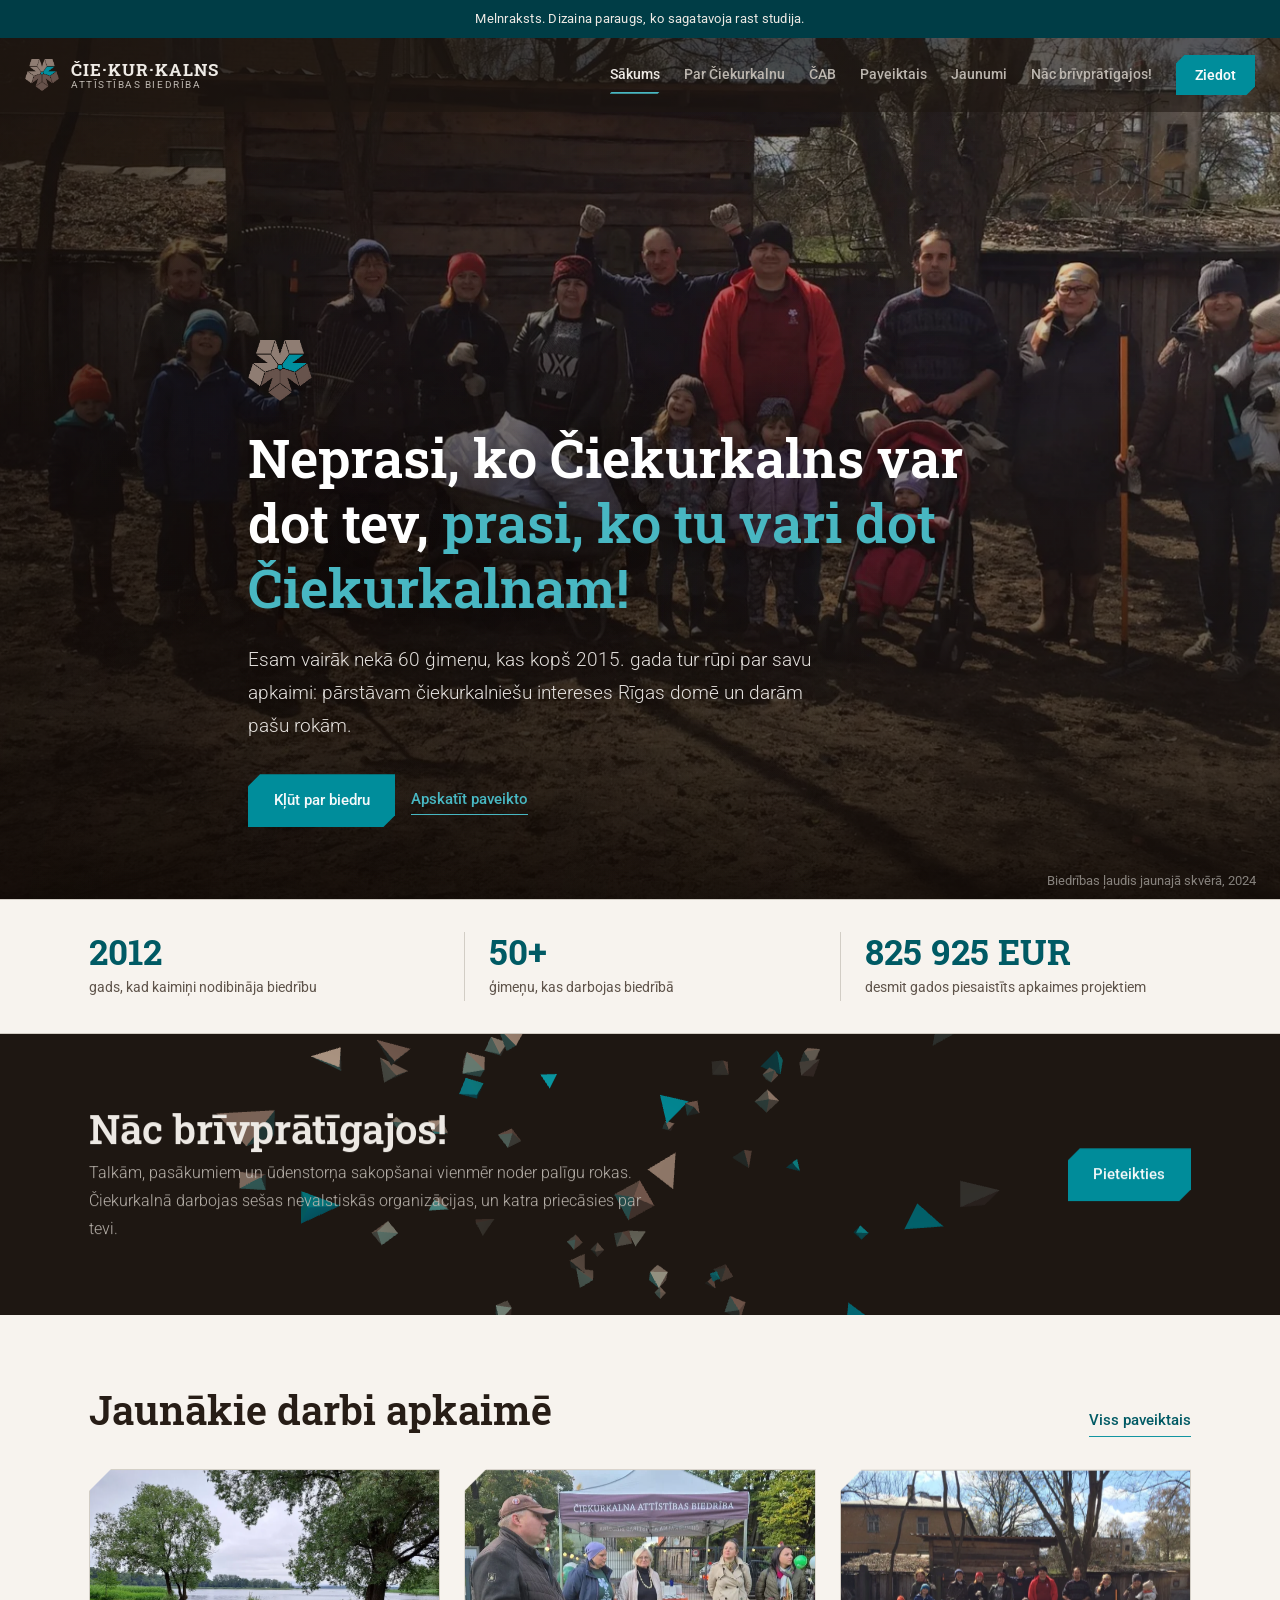
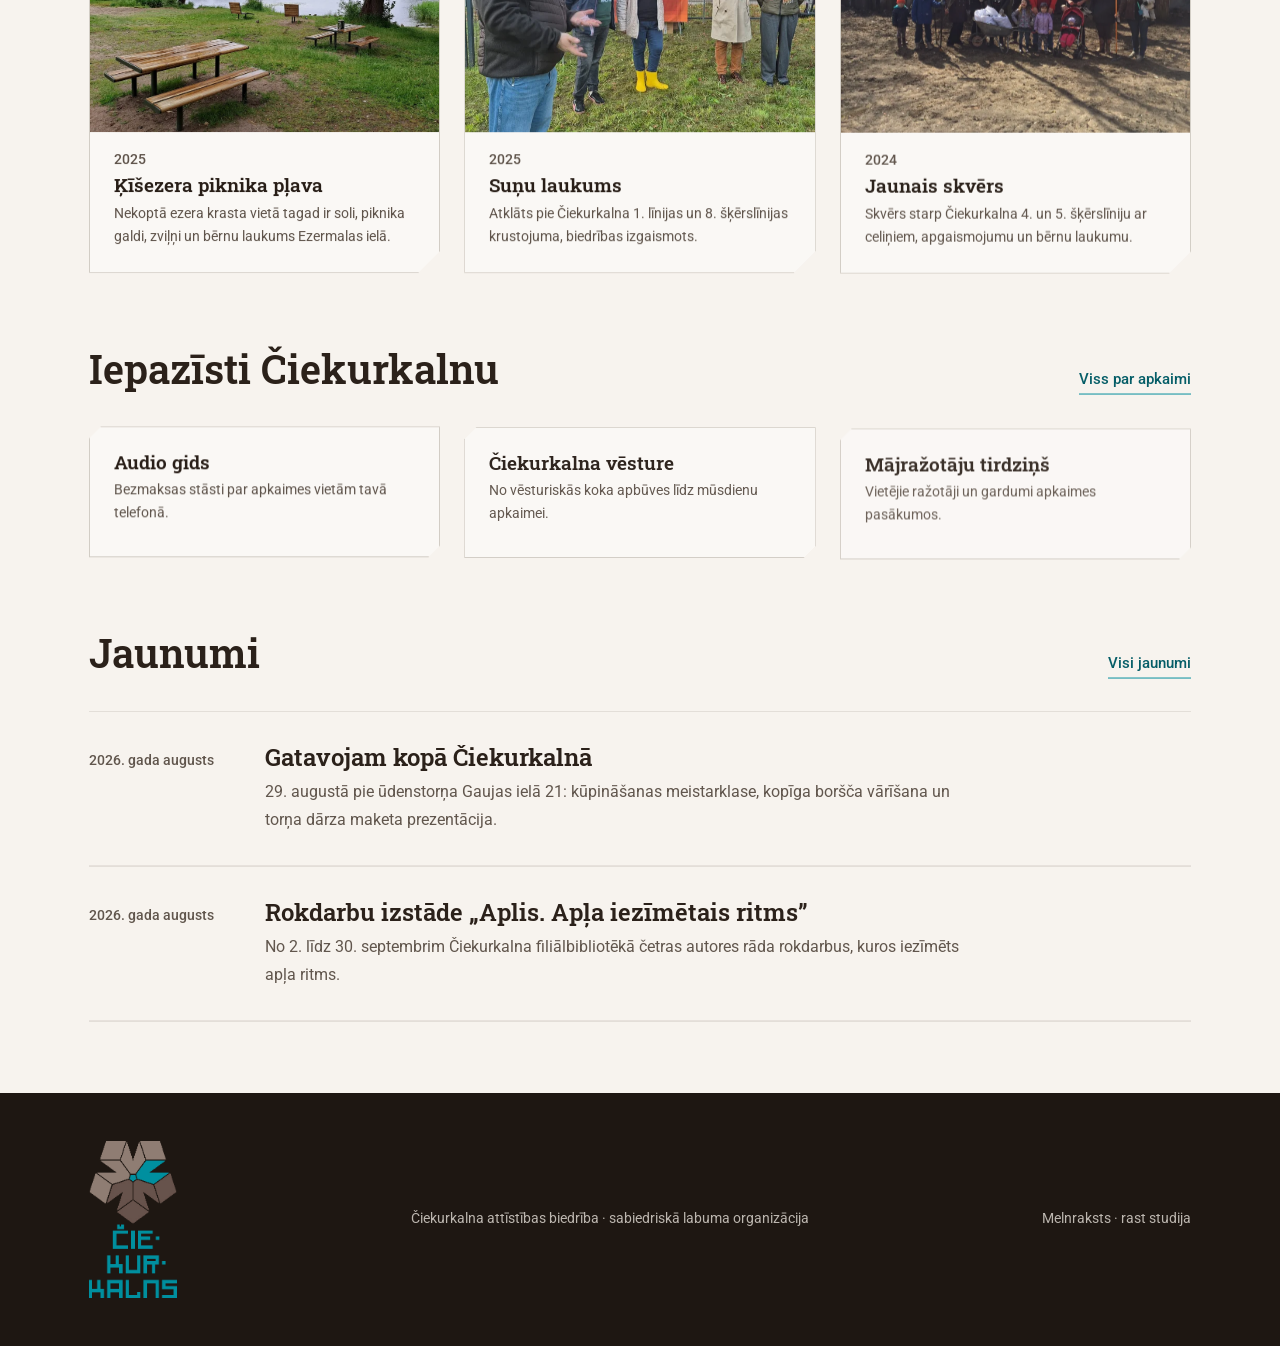
<file: index.html>
<!DOCTYPE html>
<html lang="lv">
<head>
<meta charset="utf-8" />
<meta name="viewport" content="width=device-width, initial-scale=1" />
<meta name="robots" content="noindex, nofollow" />
<title>Čiekurkalna attīstības biedrība. Kaimiņi, kas tur rūpi par Čiekurkalnu</title>
<meta name="description" content="Čiekurkalna attīstības biedrība: vairāk nekā 60 ģimeņu, kas kopš 2015. gada rūpējas par savu apkaimi Rīgā. Dizaina melnraksts." />
<meta property="og:title" content="Čiekurkalna attīstības biedrība" />
<meta property="og:description" content="Kaimiņi, kas tur rūpi par Čiekurkalnu. Dizaina melnraksts." />
<meta property="og:image" content="og.png" />
<meta property="og:type" content="website" />
<link rel="icon" href="assets/logo-rozete.png" />
<link rel="preconnect" href="https://fonts.googleapis.com" />
<link rel="preconnect" href="https://fonts.gstatic.com" crossorigin />
<link href="https://fonts.googleapis.com/css2?family=Roboto+Slab:wght@400;500;600;700&family=Roboto:ital,wght@0,300;0,400;0,500;1,400&display=swap" rel="stylesheet" />
<link rel="stylesheet" href="tokens.css" />
<link rel="stylesheet" href="style.css" />
<style>
/* Hallmark · macrostructure: Marquee split-hero · page: sākums · design-system: design.md · designed-as-app */
.teaser{padding-block:var(--space-2xl) 0}
.teaser__head{display:flex;align-items:baseline;justify-content:space-between;gap:var(--space-md);flex-wrap:wrap;margin-bottom:var(--space-lg)}
.teaser h2{font-size:var(--text-2xl)}
.newsband{padding-block:var(--space-2xl)}
.newsband__grid{display:grid;grid-template-columns:1.2fr auto;gap:var(--space-lg);align-items:center}
.newsband h2{font-size:var(--text-2xl);margin-bottom:var(--space-2xs)}
.newsband p{max-width:36rem;font-weight:300}
@media(max-width:700px){.newsband__grid{grid-template-columns:minmax(0,1fr)}.newsband .btn{justify-self:start}}
</style>
</head>
<body>

<div class="draftbar">Melnraksts. Dizaina paraugs, ko sagatavoja rast studija.</div>

<header class="mast">
  <div class="wrap mast__in">
    <a class="brand" href="index.html">
      <img src="assets/logo-rozete.png" alt="Čiekurkalna attīstības biedrības logo" width="30" height="28" />
      <span class="brand__t">ČIE·KUR·KALNS<small>attīstības biedrība</small></span>
    </a>
    <button class="mast__burger" aria-label="Izvēlne" aria-expanded="false">
      <span></span><span></span><span></span>
    </button>
    <div class="mast__right">
    <nav class="mast__nav" aria-label="Vietnes sadaļas">
      <span class="mast__ind" aria-hidden="true"></span>
      <a href="index.html" aria-current="page">Sākums</a>
      <a href="par-ciekurkalnu.html">Par Čiekurkalnu</a>
      <a href="cab.html">ČAB</a>
      <a href="paveiktais.html">Paveiktais</a>
      <a href="jaunumi.html">Jaunumi</a>
      <a href="brivpratigie.html">Nāc brīvprātīgajos!</a>
    </nav>
    <a class="mast__cta" href="cab.html#ziedot">Ziedot</a>
    </div>
    <span class="mast__prog" aria-hidden="true"></span>
  </div>
</header>

<main>

<section class="hero">
  <img class="hero__bg" src="assets/hero-kaimini.webp" alt="Čiekurkalna kaimiņi kopā jaunajā skvērā" width="1800" height="926" fetchpriority="high" />
  <div class="wrap hero__content">
    <img class="hero__logo" src="assets/logo-rozete.png" alt="" width="64" height="61" data-intro />
    <h1 data-intro>Neprasi, ko Čiekurkalns var dot tev, <em>prasi, ko tu vari dot Čiekurkalnam!</em></h1>
    <p class="hero__lead" data-intro>Esam vairāk nekā 60 ģimeņu, kas kopš 2015. gada tur rūpi par savu apkaimi: pārstāvam čiekurkalniešu intereses Rīgas domē un darām pašu rokām.</p>
    <div class="btnrow" data-intro>
      <a class="btn btn--accent" href="cab.html">Kļūt par biedru</a>
      <a class="tlink tlink--d" href="paveiktais.html">Apskatīt paveikto</a>
    </div>
  </div>
  <p class="figcap">Biedrības ļaudis jaunajā skvērā, 2024</p>
</section>

<section class="stats" aria-label="Biedrība skaitļos">
  <div class="wrap stats__in">
    <div class="stat"><b data-count="2015" data-start="1995">2015</b><span>gads, kad kaimiņi nodibināja biedrību</span></div>
    <div class="stat"><b data-count="60" data-suffix="+">60+</b><span>ģimeņu, kas darbojas biedrībā</span></div>
    <div class="stat"><b data-count="1000000" data-format="lv" data-suffix=" EUR">1 000 000 EUR</b><span>desmit gados piesaistīts apkaimes projektiem</span></div>
  </div>
</section>

<section class="darksec newsband" style="position:relative;overflow:hidden">
  <canvas id="bg3d" aria-hidden="true" style="position:absolute;inset:0;width:100%;height:100%"></canvas>
  <div class="wrap newsband__grid" data-rise style="position:relative;z-index:2">
    <div>
      <h2>Nāc brīvprātīgajos!</h2>
      <p>Talkām, pasākumiem un ūdenstorņa sakopšanai vienmēr noder palīgu rokas. Čiekurkalnā darbojas sešas nevalstiskās organizācijas, un katra priecāsies par tevi.</p>
    </div>
    <a class="btn btn--accent" href="brivpratigie.html">Pieteikties</a>
  </div>
</section>

<section class="teaser">
  <div class="wrap">
    <div class="teaser__head" data-rise>
      <h2>Jaunākie darbi apkaimē</h2>
      <a class="tlink" href="paveiktais.html">Viss paveiktais</a>
    </div>
    <div class="cardgrid" data-rise-group>
      <article class="card">
        <div class="card__img"><img src="assets/piknika-plava.webp" alt="Soli un piknika galdi Ķīšezera krastā" loading="lazy" /></div>
        <div class="card__body">
          <p class="card__year">2025</p>
          <h3>Ķīšezera piknika pļava</h3>
          <p>Nekoptā ezera krasta vietā tagad ir soli, piknika galdi, zviļņi un bērnu laukums Ezermalas ielā.</p>
        </div>
      </article>
      <article class="card">
        <div class="card__img"><img src="assets/sunu-laukums.webp" alt="Čiekurkalna suņu laukuma atklāšana" loading="lazy" /></div>
        <div class="card__body">
          <p class="card__year">2025</p>
          <h3>Suņu laukums</h3>
          <p>Atklāts pie Čiekurkalna 1. līnijas un 8. šķērslīnijas krustojuma, biedrības izgaismots.</p>
        </div>
      </article>
      <article class="card">
        <div class="card__img"><img src="assets/skvers-komanda.webp" alt="Biedrības ļaudis jaunajā Čiekurkalna skvērā" loading="lazy" /></div>
        <div class="card__body">
          <p class="card__year">2024</p>
          <h3>Jaunais skvērs</h3>
          <p>Skvērs starp Čiekurkalna 4. un 5. šķērslīniju ar celiņiem, apgaismojumu un bērnu laukumu.</p>
        </div>
      </article>
    </div>
  </div>
</section>

<section class="teaser">
  <div class="wrap">
    <div class="teaser__head" data-rise>
      <h2>Iepazīsti Čiekurkalnu</h2>
      <a class="tlink" href="par-ciekurkalnu.html">Viss par apkaimi</a>
    </div>
    <div class="tiles" data-rise-group>
      <a class="tile" href="par-ciekurkalnu.html" style="text-decoration:none">
        <h3>Audio gids</h3>
        <p>Bezmaksas stāsti par apkaimes vietām tavā telefonā.</p>
      </a>
      <a class="tile" href="par-ciekurkalnu.html" style="text-decoration:none">
        <h3>Čiekurkalna vēsture</h3>
        <p>No vēsturiskās koka apbūves līdz mūsdienu apkaimei.</p>
      </a>
      <a class="tile" href="par-ciekurkalnu.html" style="text-decoration:none">
        <h3>Mājražotāju tirdziņš</h3>
        <p>Vietējie ražotāji un gardumi apkaimes pasākumos.</p>
      </a>
    </div>
  </div>
</section>

<section class="teaser" style="padding-bottom:var(--space-2xl)">
  <div class="wrap">
    <div class="teaser__head" data-rise>
      <h2>Jaunumi</h2>
      <a class="tlink" href="jaunumi.html">Visi jaunumi</a>
    </div>
    <div class="news" data-rise>
      <article class="news__item">
        <p class="news__date">2026. gada augusts</p>
        <div>
          <h3>Gatavojam kopā Čiekurkalnā</h3>
          <p>29. augustā pie ūdenstorņa Gaujas ielā 21: kūpināšanas meistarklase, kopīga boršča vārīšana un torņa dārza maketa prezentācija.</p>
        </div>
      </article>
      <article class="news__item">
        <p class="news__date">2026. gada augusts</p>
        <div>
          <h3>Rokdarbu izstāde „Aplis. Apļa iezīmētais ritms”</h3>
          <p>No 2. līdz 30. septembrim Čiekurkalna filiālbibliotēkā četras autores rāda rokdarbus, kuros iezīmēts apļa ritms.</p>
        </div>
      </article>
    </div>
  </div>
</section>



</main>

<footer class="foot foot--flush">
  <div class="wrap foot__in">
    <img src="assets/logo-full.png" alt="Čiekurkalna attīstības biedrības logo" width="88" height="157" loading="lazy" />
    <span>Čiekurkalna attīstības biedrība · sabiedriskā labuma organizācija</span>
    <span>Melnraksts · rast studija</span>
  </div>
</footer>

<script src="assets/js/gsap.min.js" defer></script>
<script src="assets/js/ScrollTrigger.min.js" defer></script>
<script src="assets/js/three.min.js" defer></script>
<script src="assets/js/app.js" defer></script>

</body>
</html>
</file>
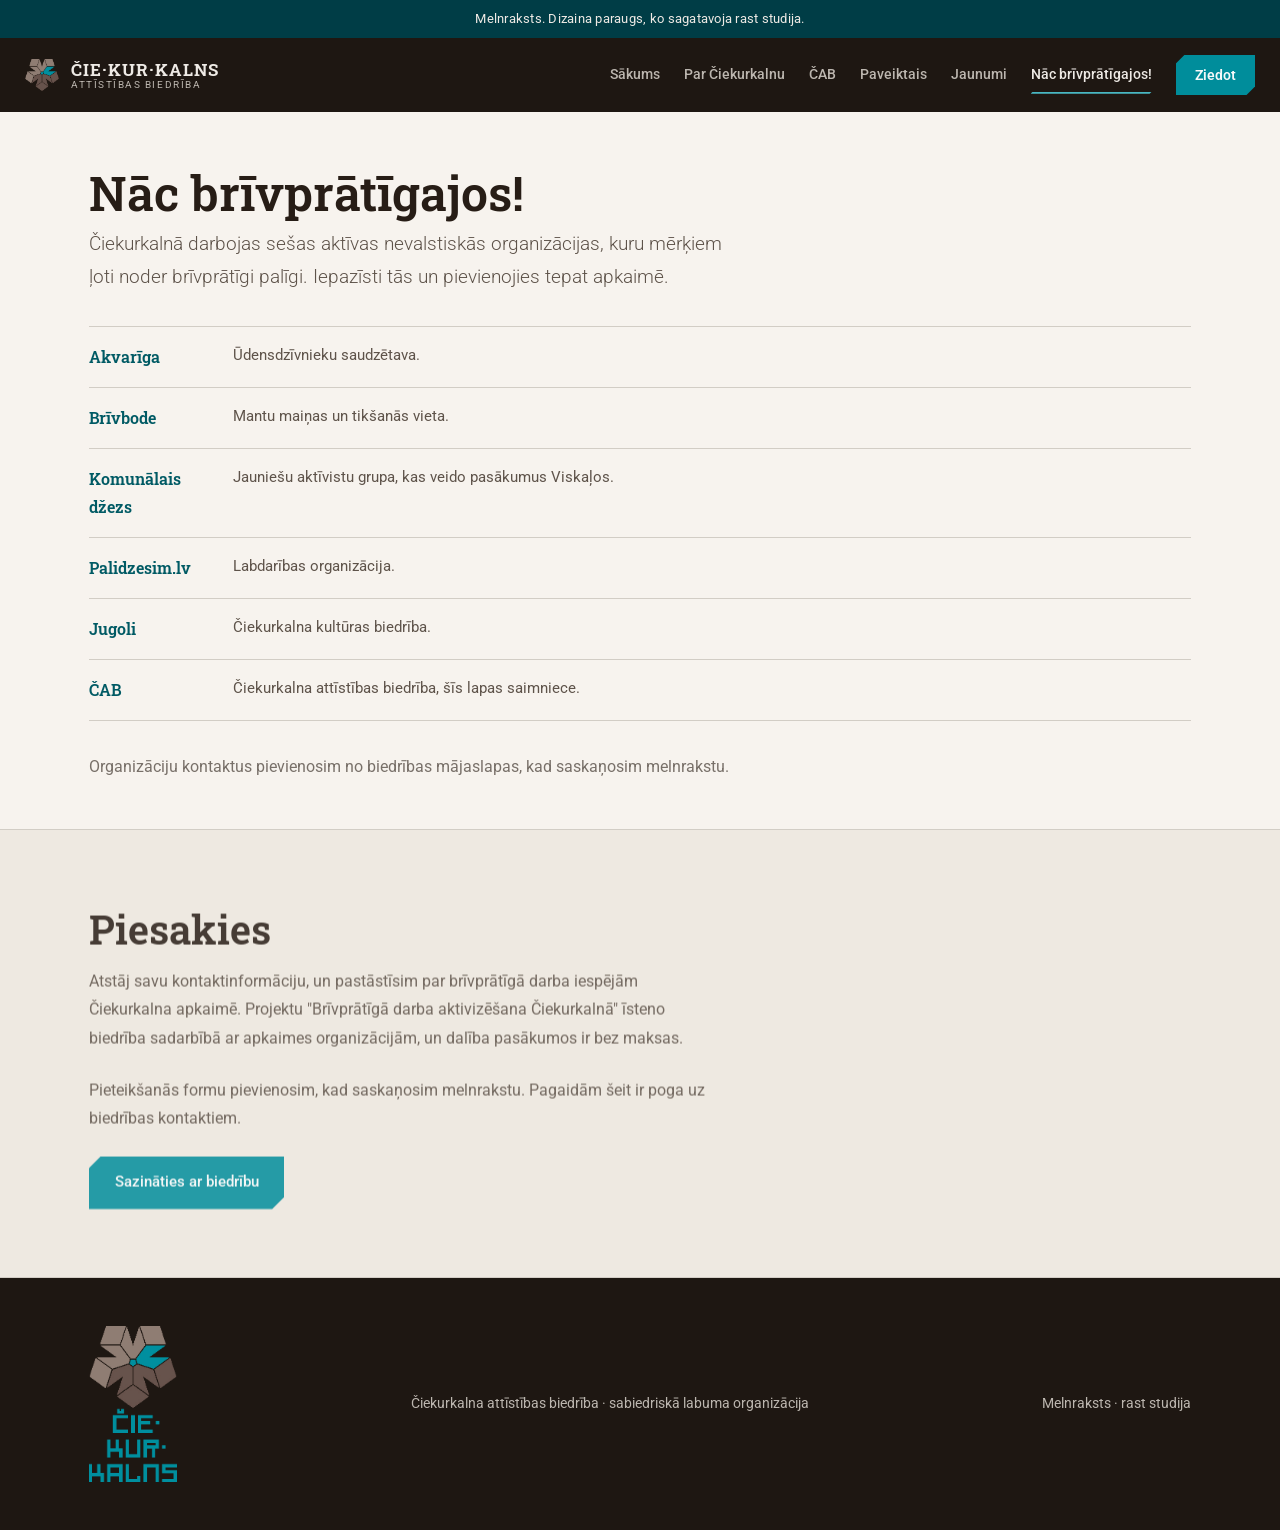
<file: brivpratigie.html>
<!DOCTYPE html>
<html lang="lv">
<head>
<meta charset="utf-8" />
<meta name="viewport" content="width=device-width, initial-scale=1" />
<meta name="robots" content="noindex, nofollow" />
<title>Nāc brīvprātīgajos! Čiekurkalna attīstības biedrība</title>
<meta name="description" content="Čiekurkalnā darbojas sešas nevalstiskās organizācijas, kurām noder brīvprātīgi palīgi. Dizaina melnraksts." />
<link rel="icon" href="assets/logo-rozete.png" />
<link rel="preconnect" href="https://fonts.googleapis.com" />
<link rel="preconnect" href="https://fonts.gstatic.com" crossorigin />
<link href="https://fonts.googleapis.com/css2?family=Roboto+Slab:wght@400;500;600;700&family=Roboto:ital,wght@0,300;0,400;0,500;1,400&display=swap" rel="stylesheet" />
<link rel="stylesheet" href="tokens.css" />
<link rel="stylesheet" href="style.css" />
<style>
/* Hallmark · macrostructure: Ruled rows · page: brīvprātīgie · design-system: design.md · designed-as-app */
.orgs{padding-block:0 var(--space-xl)}
.signup{background:var(--color-paper-2);border-block:1px solid var(--color-rule);padding-block:var(--space-2xl)}
.signup h2{font-size:var(--text-2xl);margin-bottom:var(--space-sm)}
.signup p{color:var(--color-muted);max-width:38rem;margin-bottom:var(--space-md)}
</style>
</head>
<body>

<div class="draftbar">Melnraksts. Dizaina paraugs, ko sagatavoja rast studija.</div>

<header class="mast">
  <div class="wrap mast__in">
    <a class="brand" href="index.html">
      <img src="assets/logo-rozete.png" alt="Čiekurkalna attīstības biedrības logo" width="30" height="28" />
      <span class="brand__t">ČIE·KUR·KALNS<small>attīstības biedrība</small></span>
    </a>
    <button class="mast__burger" aria-label="Izvēlne" aria-expanded="false">
      <span></span><span></span><span></span>
    </button>
    <div class="mast__right">
    <nav class="mast__nav" aria-label="Vietnes sadaļas">
      <span class="mast__ind" aria-hidden="true"></span>
      <a href="index.html">Sākums</a>
      <a href="par-ciekurkalnu.html">Par Čiekurkalnu</a>
      <a href="cab.html">ČAB</a>
      <a href="paveiktais.html">Paveiktais</a>
      <a href="jaunumi.html">Jaunumi</a>
      <a href="brivpratigie.html" aria-current="page">Nāc brīvprātīgajos!</a>
    </nav>
    <a class="mast__cta" href="cab.html#ziedot">Ziedot</a>
    </div>
    <span class="mast__prog" aria-hidden="true"></span>
  </div>
</header>

<main>

<section class="phead">
  <div class="wrap">
    <h1 data-intro>Nāc brīvprātīgajos!</h1>
    <p data-intro>Čiekurkalnā darbojas sešas aktīvas nevalstiskās organizācijas, kuru mērķiem ļoti noder brīvprātīgi palīgi. Iepazīsti tās un pievienojies tepat apkaimē.</p>
  </div>
</section>

<section class="orgs">
  <div class="wrap">
    <div class="arch" data-rise>
      <div class="arch__row"><span class="arch__year">Akvarīga</span><p>Ūdensdzīvnieku saudzētava.</p></div>
      <div class="arch__row"><span class="arch__year">Brīvbode</span><p>Mantu maiņas un tikšanās vieta.</p></div>
      <div class="arch__row"><span class="arch__year">Komunālais džezs</span><p>Jauniešu aktīvistu grupa, kas veido pasākumus Viskaļos.</p></div>
      <div class="arch__row"><span class="arch__year">Palidzesim.lv</span><p>Labdarības organizācija.</p></div>
      <div class="arch__row"><span class="arch__year">Jugoli</span><p>Čiekurkalna kultūras biedrība.</p></div>
      <div class="arch__row"><span class="arch__year">ČAB</span><p>Čiekurkalna attīstības biedrība, šīs lapas saimniece.</p></div>
    </div>
    <p class="ph" style="margin-top:var(--space-lg);max-width:44rem">Organizāciju kontaktus pievienosim no biedrības mājaslapas, kad saskaņosim melnrakstu.</p>
  </div>
</section>

<section class="signup">
  <div class="wrap" data-rise>
    <h2>Piesakies</h2>
    <p>Atstāj savu kontaktinformāciju, un pastāstīsim par brīvprātīgā darba iespējām Čiekurkalna apkaimē. Projektu "Brīvprātīgā darba aktivizēšana Čiekurkalnā" īsteno biedrība sadarbībā ar apkaimes organizācijām, un dalība pasākumos ir bez maksas.</p>
    <p class="ph" style="max-width:40rem">Pieteikšanās formu pievienosim, kad saskaņosim melnrakstu. Pagaidām šeit ir poga uz biedrības kontaktiem.</p>
    <div class="btnrow" style="margin-top:var(--space-md)">
      <a class="btn btn--accent" href="cab.html#kontakti">Sazināties ar biedrību</a>
    </div>
  </div>
</section>

</main>

<footer class="foot foot--flush">
  <div class="wrap foot__in">
    <img src="assets/logo-full.png" alt="Čiekurkalna attīstības biedrības logo" width="88" height="157" loading="lazy" />
    <span>Čiekurkalna attīstības biedrība · sabiedriskā labuma organizācija</span>
    <span>Melnraksts · rast studija</span>
  </div>
</footer>

<script src="assets/js/gsap.min.js" defer></script>
<script src="assets/js/ScrollTrigger.min.js" defer></script>
<script src="assets/js/app.js" defer></script>

</body>
</html>
</file>
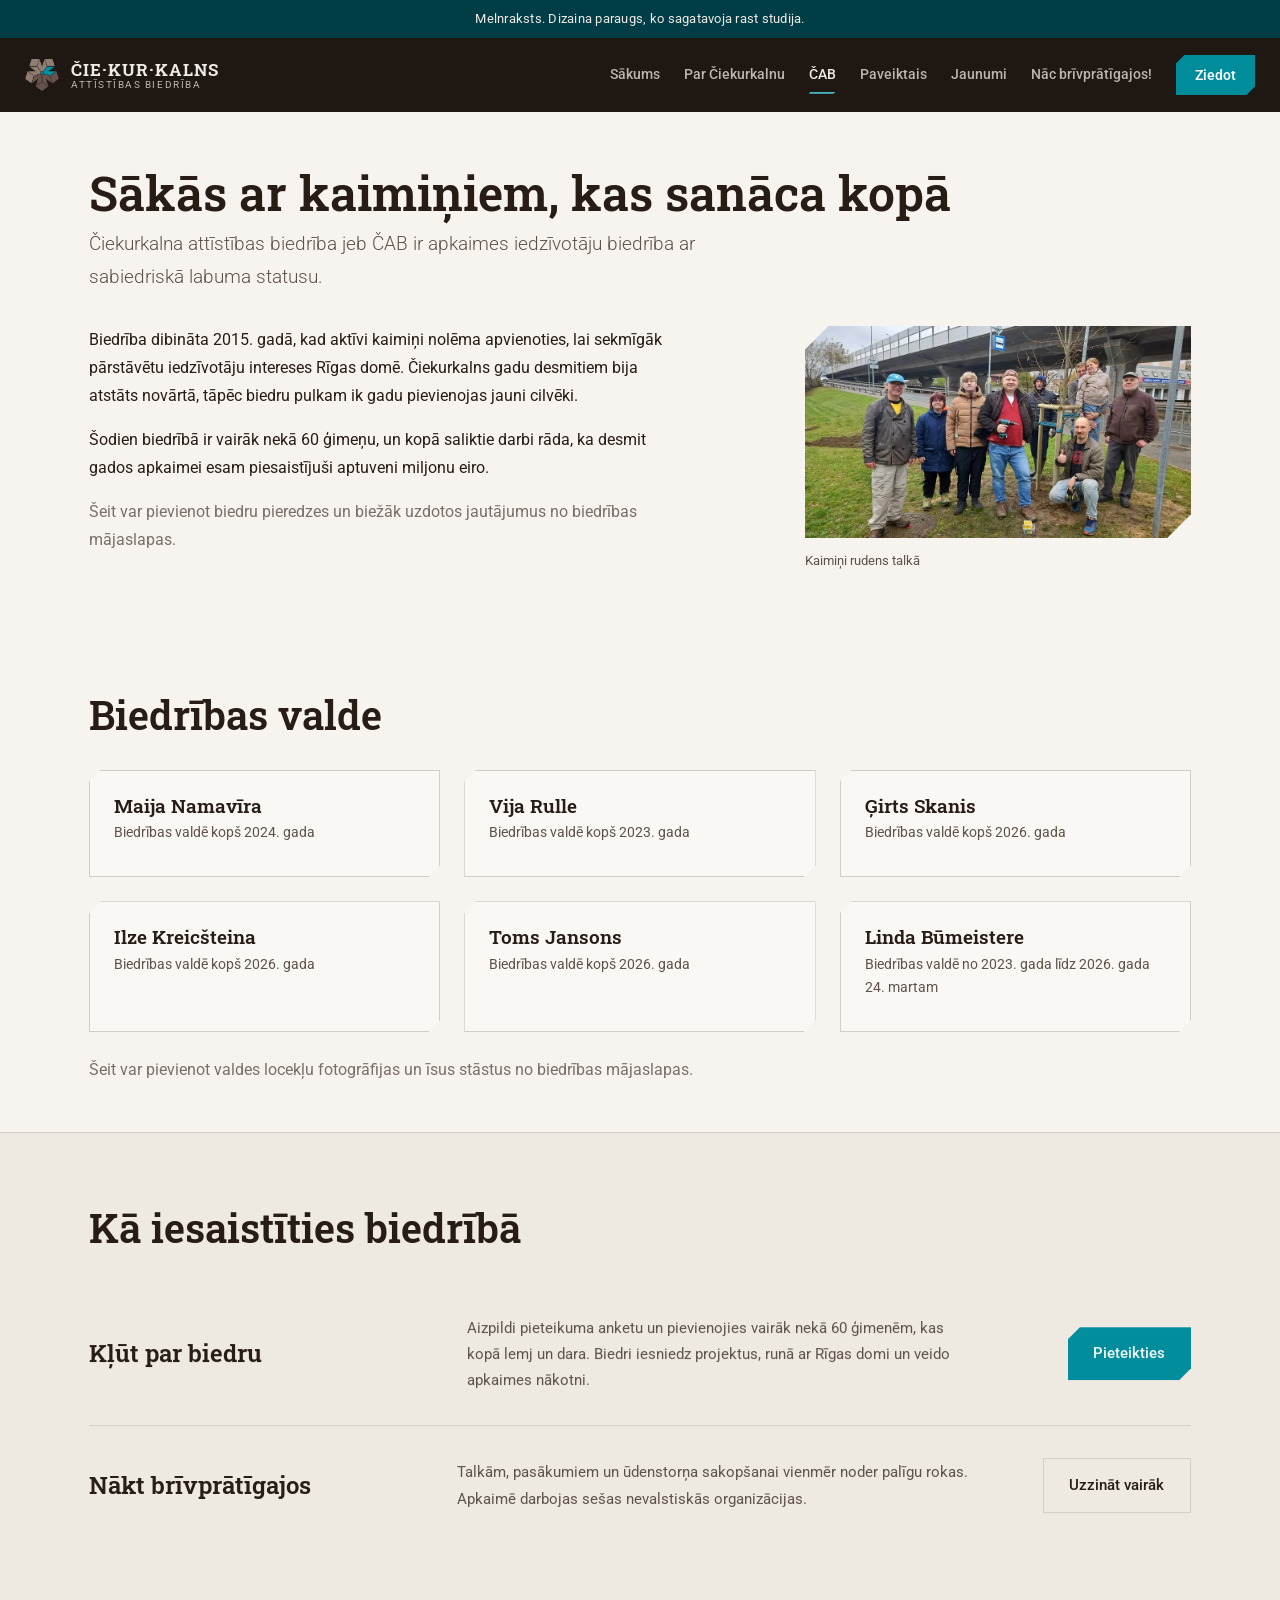
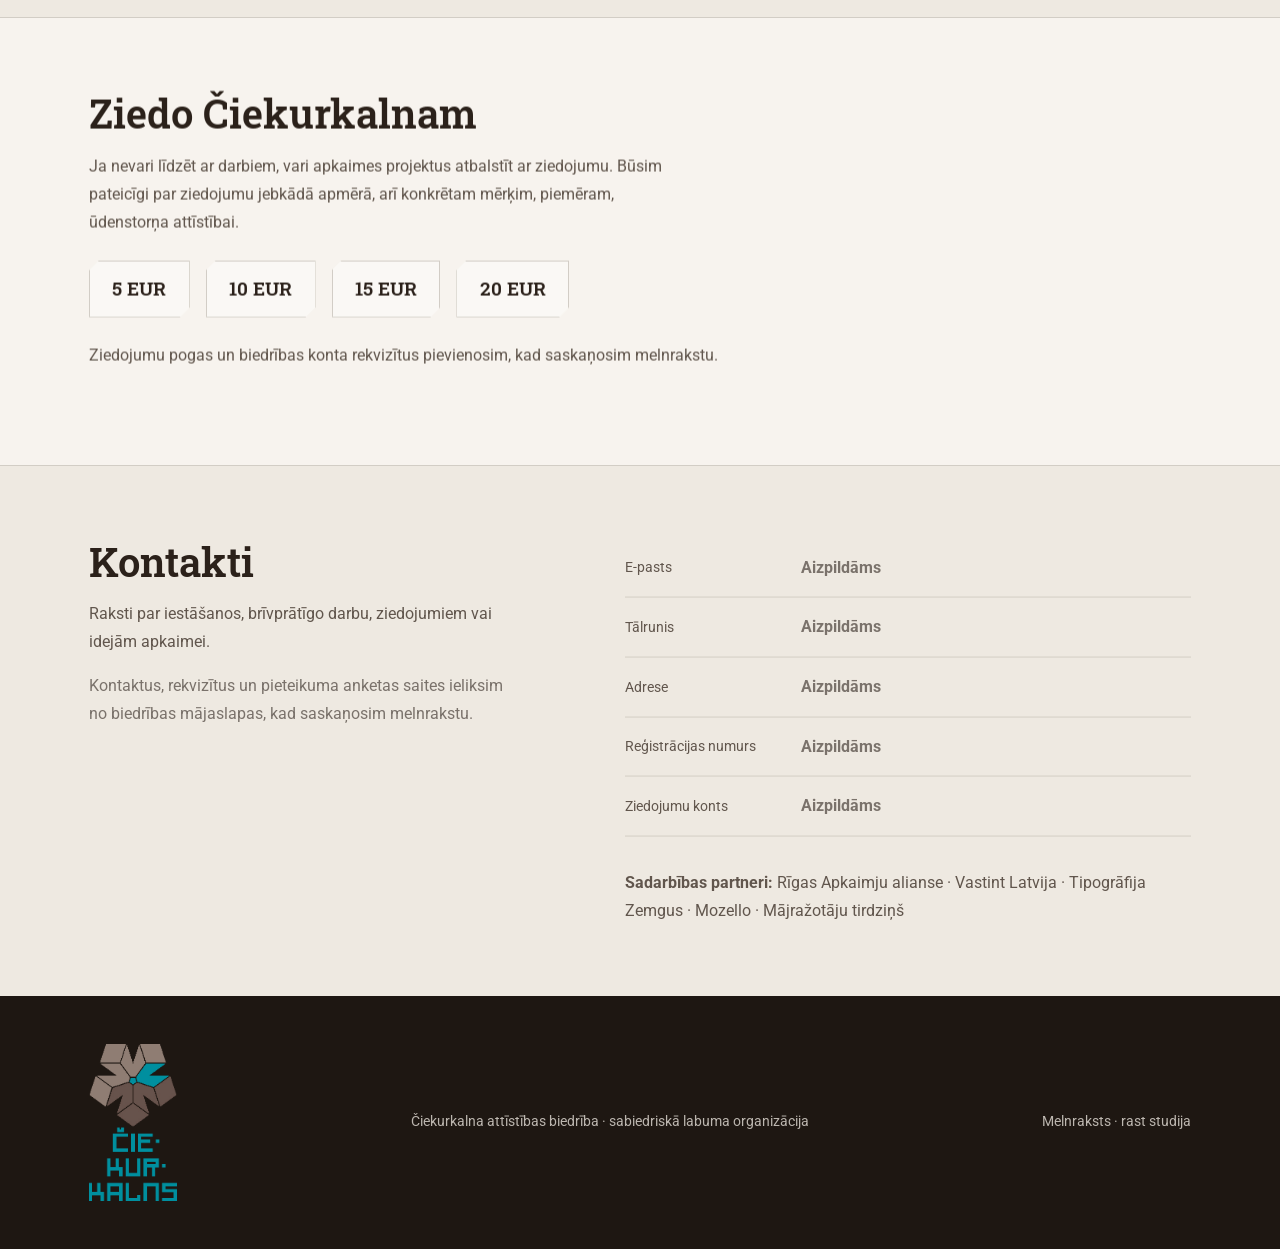
<file: cab.html>
<!DOCTYPE html>
<html lang="lv">
<head>
<meta charset="utf-8" />
<meta name="viewport" content="width=device-width, initial-scale=1" />
<meta name="robots" content="noindex, nofollow" />
<title>ČAB. Čiekurkalna attīstības biedrība</title>
<meta name="description" content="Biedrība dibināta 2015. gadā. Kļūsti par biedru, ziedo apkaimes projektiem vai sazinies ar valdi. Dizaina melnraksts." />
<link rel="icon" href="assets/logo-rozete.png" />
<link rel="preconnect" href="https://fonts.googleapis.com" />
<link rel="preconnect" href="https://fonts.gstatic.com" crossorigin />
<link href="https://fonts.googleapis.com/css2?family=Roboto+Slab:wght@400;500;600;700&family=Roboto:ital,wght@0,300;0,400;0,500;1,400&display=swap" rel="stylesheet" />
<link rel="stylesheet" href="tokens.css" />
<link rel="stylesheet" href="style.css" />
<style>
/* Hallmark · macrostructure: Long Document · page: ČAB · design-system: design.md · designed-as-app */
.about{padding-block:0 var(--space-xl)}
.about__grid{display:grid;grid-template-columns:1.25fr 0.75fr;gap:var(--space-2xl);align-items:start}
.about p{margin-bottom:var(--space-sm);max-width:36rem}
.portrait{max-width:300px}
.portrait .facet{--cut:24px}
@media(max-width:860px){.about__grid{grid-template-columns:minmax(0,1fr);gap:var(--space-lg)}}
.paths{padding-block:var(--space-2xl)}
.paths h2{font-size:var(--text-2xl);margin-bottom:var(--space-lg)}
.donate{padding-block:var(--space-2xl)}
.donate h2{font-size:var(--text-2xl);margin-bottom:var(--space-sm)}
.donate p{color:var(--color-muted);max-width:38rem;margin-bottom:var(--space-md)}
.contact{padding-block:var(--space-2xl) 0}
.contact__grid{display:grid;grid-template-columns:0.9fr 1.1fr;gap:var(--space-2xl);align-items:start}
.contact h2{font-size:var(--text-2xl);margin-bottom:var(--space-sm)}
@media(max-width:860px){.contact__grid{grid-template-columns:minmax(0,1fr);gap:var(--space-lg)}}
.partners{padding-block:var(--space-lg) 0}
.partners p{color:var(--color-muted)}
</style>
</head>
<body>

<div class="draftbar">Melnraksts. Dizaina paraugs, ko sagatavoja rast studija.</div>

<header class="mast">
  <div class="wrap mast__in">
    <a class="brand" href="index.html">
      <img src="assets/logo-rozete.png" alt="Čiekurkalna attīstības biedrības logo" width="30" height="28" />
      <span class="brand__t">ČIE·KUR·KALNS<small>attīstības biedrība</small></span>
    </a>
    <button class="mast__burger" aria-label="Izvēlne" aria-expanded="false">
      <span></span><span></span><span></span>
    </button>
    <div class="mast__right">
    <nav class="mast__nav" aria-label="Vietnes sadaļas">
      <span class="mast__ind" aria-hidden="true"></span>
      <a href="index.html">Sākums</a>
      <a href="par-ciekurkalnu.html">Par Čiekurkalnu</a>
      <a href="cab.html" aria-current="page">ČAB</a>
      <a href="paveiktais.html">Paveiktais</a>
      <a href="jaunumi.html">Jaunumi</a>
      <a href="brivpratigie.html">Nāc brīvprātīgajos!</a>
    </nav>
    <a class="mast__cta" href="cab.html#ziedot">Ziedot</a>
    </div>
    <span class="mast__prog" aria-hidden="true"></span>
  </div>
</header>

<main>

<section class="phead">
  <div class="wrap">
    <h1 data-intro>Sākās ar kaimiņiem, kas sanāca kopā</h1>
    <p data-intro>Čiekurkalna attīstības biedrība jeb ČAB ir apkaimes iedzīvotāju biedrība ar sabiedriskā labuma statusu.</p>
  </div>
</section>

<section class="about">
  <div class="wrap about__grid">
    <div data-intro>
      <p>Biedrība dibināta 2015. gadā, kad aktīvi kaimiņi nolēma apvienoties, lai sekmīgāk pārstāvētu iedzīvotāju intereses Rīgas domē. Čiekurkalns gadu desmitiem bija atstāts novārtā, tāpēc biedru pulkam ik gadu pievienojas jauni cilvēki.</p>
      <p>Šodien biedrībā ir vairāk nekā 60 ģimeņu, un kopā saliktie darbi rāda, ka desmit gados apkaimei esam piesaistījuši aptuveni miljonu eiro.</p>
      <p class="ph">Šeit var pievienot biedru pieredzes un biežāk uzdotos jautājumus no biedrības mājaslapas.</p>
    </div>
    <figure class="portrait" data-intro style="max-width:420px">
      <div class="facet"><img src="assets/galerija/talka-kaimini-liels.webp" alt="Kaimiņi rudens talkā Čiekurkalnā" width="960" height="528" loading="lazy" /></div>
      <figcaption class="figcap">Kaimiņi rudens talkā</figcaption>
    </figure>
  </div>
</section>

<section class="paths" id="valde" style="padding-block:var(--space-2xl) var(--space-xl)">
  <div class="wrap">
    <h2 data-rise>Biedrības valde</h2>
    <div class="tiles" data-rise-group style="margin-top:var(--space-lg)">
      <div class="tile"><h3>Maija Namavīra</h3><p>Biedrības valdē kopš 2024. gada</p></div>
      <div class="tile"><h3>Vija Rulle</h3><p>Biedrības valdē kopš 2023. gada</p></div>
      <div class="tile"><h3>Ģirts Skanis</h3><p>Biedrības valdē kopš 2026. gada</p></div>
      <div class="tile"><h3>Ilze Kreicšteina</h3><p>Biedrības valdē kopš 2026. gada</p></div>
      <div class="tile"><h3>Toms Jansons</h3><p>Biedrības valdē kopš 2026. gada</p></div>
      <div class="tile"><h3>Linda Būmeistere</h3><p>Biedrības valdē no 2023. gada līdz 2026. gada 24. martam</p></div>
    </div>
    <p class="ph" style="margin-top:var(--space-md);max-width:44rem">Šeit var pievienot valdes locekļu fotogrāfijas un īsus stāstus no biedrības mājaslapas.</p>
  </div>
</section>


<section class="paths" style="background:var(--color-paper-2);border-block:1px solid var(--color-rule)" id="biedri">
  <div class="wrap">
    <h2 data-rise>Kā iesaistīties biedrībā</h2>
    <div data-rise-group>
      <div class="jrow" style="border-top:none">
        <h3>Kļūt par biedru</h3>
        <p>Aizpildi pieteikuma anketu un pievienojies vairāk nekā 60 ģimenēm, kas kopā lemj un dara. Biedri iesniedz projektus, runā ar Rīgas domi un veido apkaimes nākotni.</p>
        <a class="btn btn--accent" href="#kontakti">Pieteikties</a>
      </div>
      <div class="jrow">
        <h3>Nākt brīvprātīgajos</h3>
        <p>Talkām, pasākumiem un ūdenstorņa sakopšanai vienmēr noder palīgu rokas. Apkaimē darbojas sešas nevalstiskās organizācijas.</p>
        <a class="btn btn--line" href="brivpratigie.html">Uzzināt vairāk</a>
      </div>
    </div>
  </div>
</section>

<section class="donate" id="ziedot">
  <div class="wrap" data-rise>
    <h2>Ziedo Čiekurkalnam</h2>
    <p>Ja nevari līdzēt ar darbiem, vari apkaimes projektus atbalstīt ar ziedojumu. Būsim pateicīgi par ziedojumu jebkādā apmērā, arī konkrētam mērķim, piemēram, ūdenstorņa attīstībai.</p>
    <div class="chips">
      <span class="chip">5 EUR</span>
      <span class="chip">10 EUR</span>
      <span class="chip">15 EUR</span>
      <span class="chip">20 EUR</span>
    </div>
    <p class="ph" style="margin-top:var(--space-md);max-width:40rem">Ziedojumu pogas un biedrības konta rekvizītus pievienosim, kad saskaņosim melnrakstu.</p>
  </div>
</section>

<section class="contact" id="kontakti" style="background:var(--color-paper-2);border-top:1px solid var(--color-rule);padding-bottom:var(--space-2xl)">
  <div class="wrap contact__grid">
    <div data-rise>
      <h2>Kontakti</h2>
      <p style="color:var(--color-muted);max-width:26rem">Raksti par iestāšanos, brīvprātīgo darbu, ziedojumiem vai idejām apkaimei.</p>
      <p class="ph" style="margin-top:var(--space-sm);max-width:26rem">Kontaktus, rekvizītus un pieteikuma anketas saites ieliksim no biedrības mājaslapas, kad saskaņosim melnrakstu.</p>
    </div>
    <div data-rise>
      <div class="crow"><span>E-pasts</span><b class="ph">Aizpildāms</b></div>
      <div class="crow"><span>Tālrunis</span><b class="ph">Aizpildāms</b></div>
      <div class="crow"><span>Adrese</span><b class="ph">Aizpildāms</b></div>
      <div class="crow"><span>Reģistrācijas numurs</span><b class="ph">Aizpildāms</b></div>
      <div class="crow"><span>Ziedojumu konts</span><b class="ph">Aizpildāms</b></div>
      <div class="partners">
        <p><b>Sadarbības partneri:</b> Rīgas Apkaimju alianse · Vastint Latvija · Tipogrāfija Zemgus · Mozello · Mājražotāju tirdziņš</p>
      </div>
    </div>
  </div>
</section>

</main>

<footer class="foot foot--flush">
  <div class="wrap foot__in">
    <img src="assets/logo-full.png" alt="Čiekurkalna attīstības biedrības logo" width="88" height="157" loading="lazy" />
    <span>Čiekurkalna attīstības biedrība · sabiedriskā labuma organizācija</span>
    <span>Melnraksts · rast studija</span>
  </div>
</footer>

<script src="assets/js/gsap.min.js" defer></script>
<script src="assets/js/ScrollTrigger.min.js" defer></script>
<script src="assets/js/app.js" defer></script>

</body>
</html>
</file>
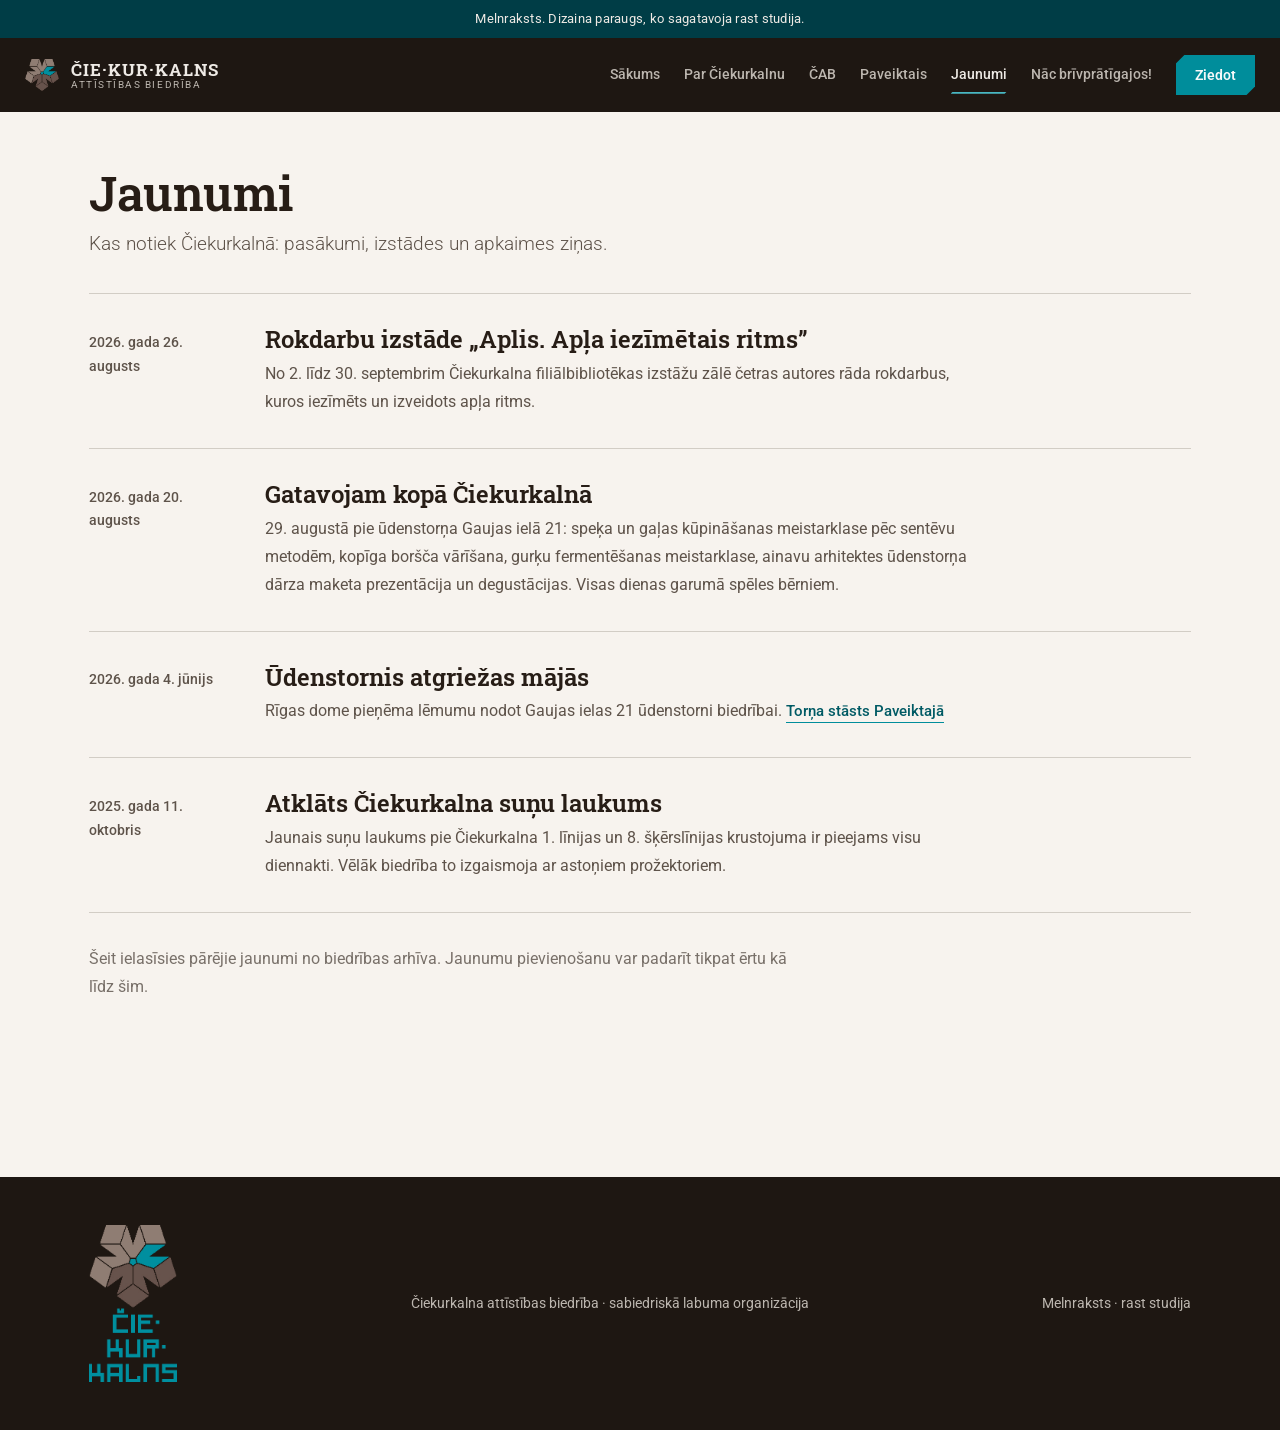
<file: jaunumi.html>
<!DOCTYPE html>
<html lang="lv">
<head>
<meta charset="utf-8" />
<meta name="viewport" content="width=device-width, initial-scale=1" />
<meta name="robots" content="noindex, nofollow" />
<title>Jaunumi. Čiekurkalna attīstības biedrība</title>
<meta name="description" content="Jaunākie notikumi Čiekurkalnā: pasākumi pie ūdenstorņa, izstādes un apkaimes ziņas. Dizaina melnraksts." />
<link rel="icon" href="assets/logo-rozete.png" />
<link rel="preconnect" href="https://fonts.googleapis.com" />
<link rel="preconnect" href="https://fonts.gstatic.com" crossorigin />
<link href="https://fonts.googleapis.com/css2?family=Roboto+Slab:wght@400;500;600;700&family=Roboto:ital,wght@0,300;0,400;0,500;1,400&display=swap" rel="stylesheet" />
<link rel="stylesheet" href="tokens.css" />
<link rel="stylesheet" href="style.css" />
<style>
/* Hallmark · macrostructure: News list · page: jaunumi · design-system: design.md · designed-as-app */
.newssec{padding-block:0 var(--space-2xl)}
</style>
</head>
<body>

<div class="draftbar">Melnraksts. Dizaina paraugs, ko sagatavoja rast studija.</div>

<header class="mast">
  <div class="wrap mast__in">
    <a class="brand" href="index.html">
      <img src="assets/logo-rozete.png" alt="Čiekurkalna attīstības biedrības logo" width="30" height="28" />
      <span class="brand__t">ČIE·KUR·KALNS<small>attīstības biedrība</small></span>
    </a>
    <button class="mast__burger" aria-label="Izvēlne" aria-expanded="false">
      <span></span><span></span><span></span>
    </button>
    <div class="mast__right">
    <nav class="mast__nav" aria-label="Vietnes sadaļas">
      <span class="mast__ind" aria-hidden="true"></span>
      <a href="index.html">Sākums</a>
      <a href="par-ciekurkalnu.html">Par Čiekurkalnu</a>
      <a href="cab.html">ČAB</a>
      <a href="paveiktais.html">Paveiktais</a>
      <a href="jaunumi.html" aria-current="page">Jaunumi</a>
      <a href="brivpratigie.html">Nāc brīvprātīgajos!</a>
    </nav>
    <a class="mast__cta" href="cab.html#ziedot">Ziedot</a>
    </div>
    <span class="mast__prog" aria-hidden="true"></span>
  </div>
</header>

<main>

<section class="phead">
  <div class="wrap">
    <h1 data-intro>Jaunumi</h1>
    <p data-intro>Kas notiek Čiekurkalnā: pasākumi, izstādes un apkaimes ziņas.</p>
  </div>
</section>

<section class="newssec">
  <div class="wrap">
    <div class="news" data-rise>
      <article class="news__item">
        <p class="news__date">2026. gada 26. augusts</p>
        <div>
          <h3>Rokdarbu izstāde „Aplis. Apļa iezīmētais ritms”</h3>
          <p>No 2. līdz 30. septembrim Čiekurkalna filiālbibliotēkas izstāžu zālē četras autores rāda rokdarbus, kuros iezīmēts un izveidots apļa ritms.</p>
        </div>
      </article>
      <article class="news__item">
        <p class="news__date">2026. gada 20. augusts</p>
        <div>
          <h3>Gatavojam kopā Čiekurkalnā</h3>
          <p>29. augustā pie ūdenstorņa Gaujas ielā 21: speķa un gaļas kūpināšanas meistarklase pēc sentēvu metodēm, kopīga boršča vārīšana, gurķu fermentēšanas meistarklase, ainavu arhitektes ūdenstorņa dārza maketa prezentācija un degustācijas. Visas dienas garumā spēles bērniem.</p>
        </div>
      </article>
      <article class="news__item">
        <p class="news__date">2026. gada 4. jūnijs</p>
        <div>
          <h3>Ūdenstornis atgriežas mājās</h3>
          <p>Rīgas dome pieņēma lēmumu nodot Gaujas ielas 21 ūdenstorni biedrībai. <a class="tlink" href="paveiktais.html">Torņa stāsts Paveiktajā</a></p>
        </div>
      </article>
      <article class="news__item">
        <p class="news__date">2025. gada 11. oktobris</p>
        <div>
          <h3>Atklāts Čiekurkalna suņu laukums</h3>
          <p>Jaunais suņu laukums pie Čiekurkalna 1. līnijas un 8. šķērslīnijas krustojuma ir pieejams visu diennakti. Vēlāk biedrība to izgaismoja ar astoņiem prožektoriem.</p>
        </div>
      </article>
    </div>
    <p class="ph" style="margin-top:var(--space-lg);max-width:44rem">Šeit ielasīsies pārējie jaunumi no biedrības arhīva. Jaunumu pievienošanu var padarīt tikpat ērtu kā līdz šim.</p>
  </div>
</section>

</main>

<footer class="foot">
  <div class="wrap foot__in">
    <img src="assets/logo-full.png" alt="Čiekurkalna attīstības biedrības logo" width="88" height="157" loading="lazy" />
    <span>Čiekurkalna attīstības biedrība · sabiedriskā labuma organizācija</span>
    <span>Melnraksts · rast studija</span>
  </div>
</footer>

<script src="assets/js/gsap.min.js" defer></script>
<script src="assets/js/ScrollTrigger.min.js" defer></script>
<script src="assets/js/app.js" defer></script>

</body>
</html>
</file>
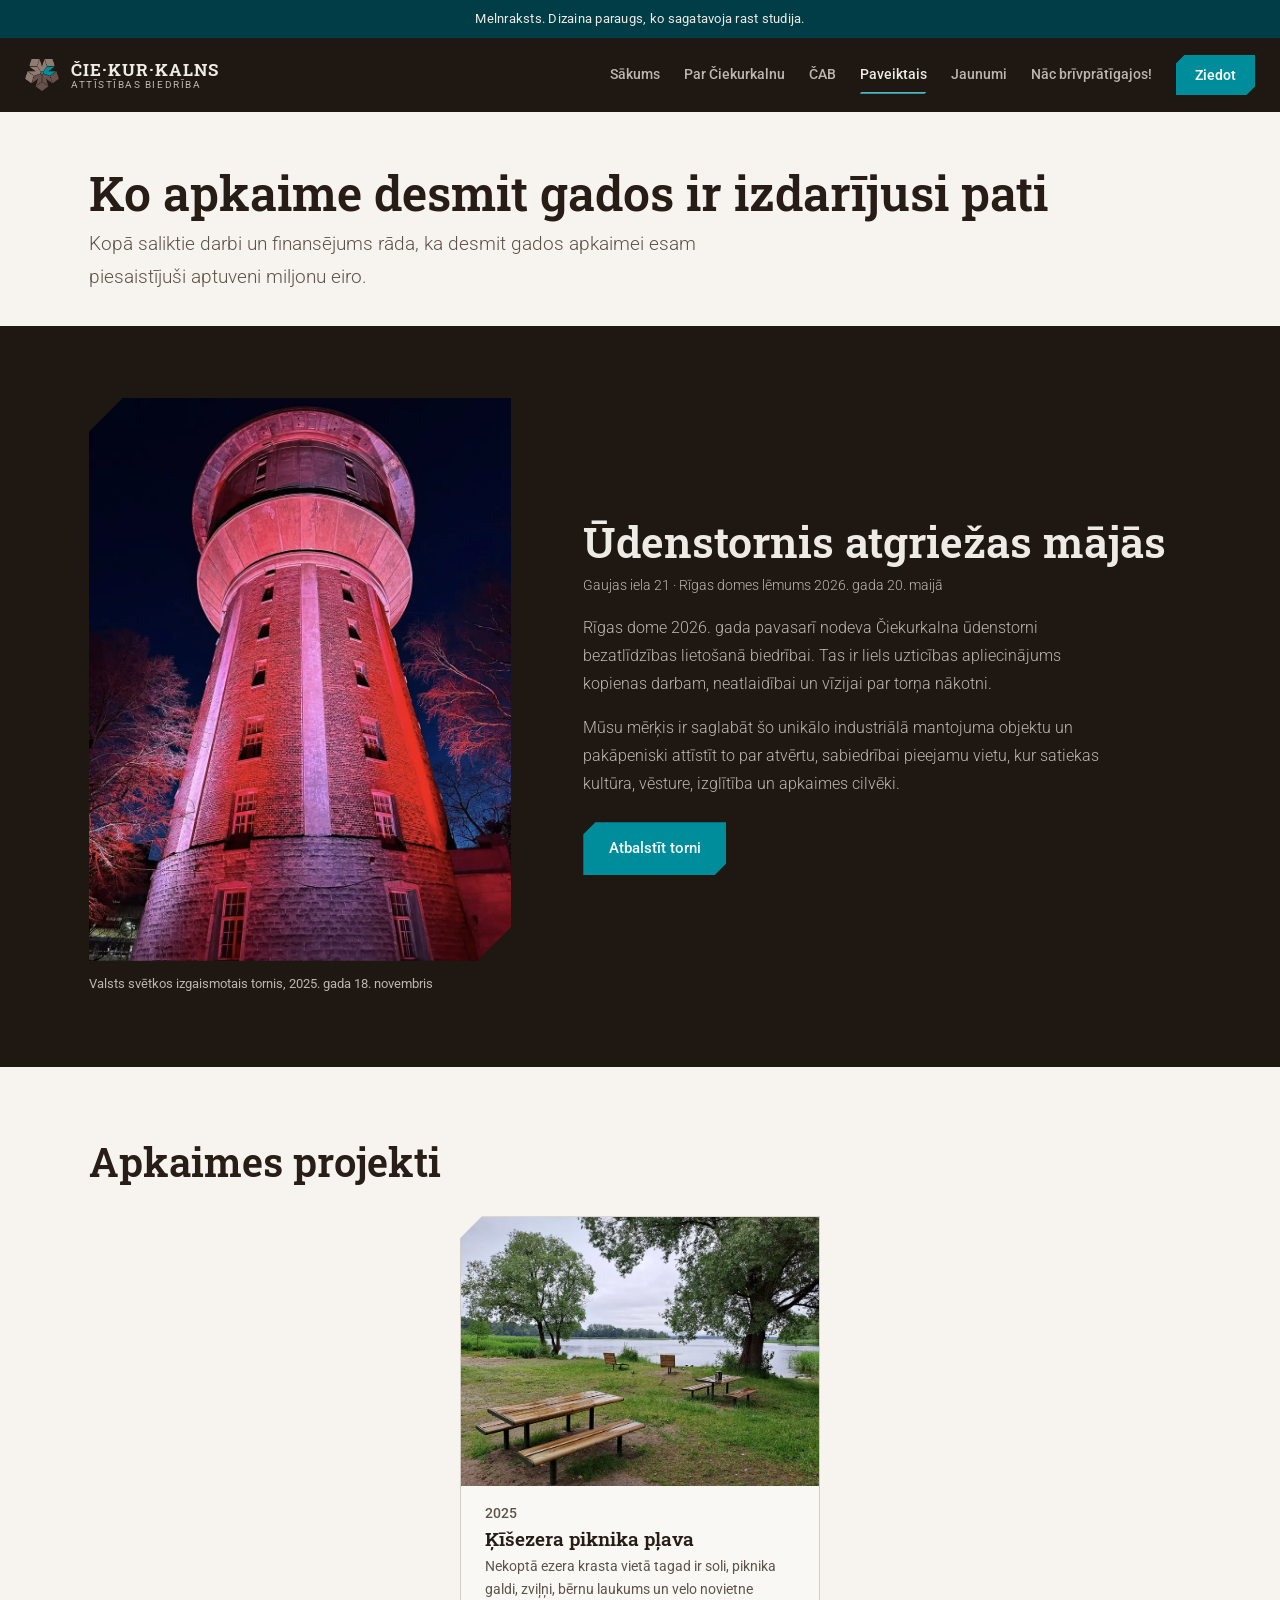
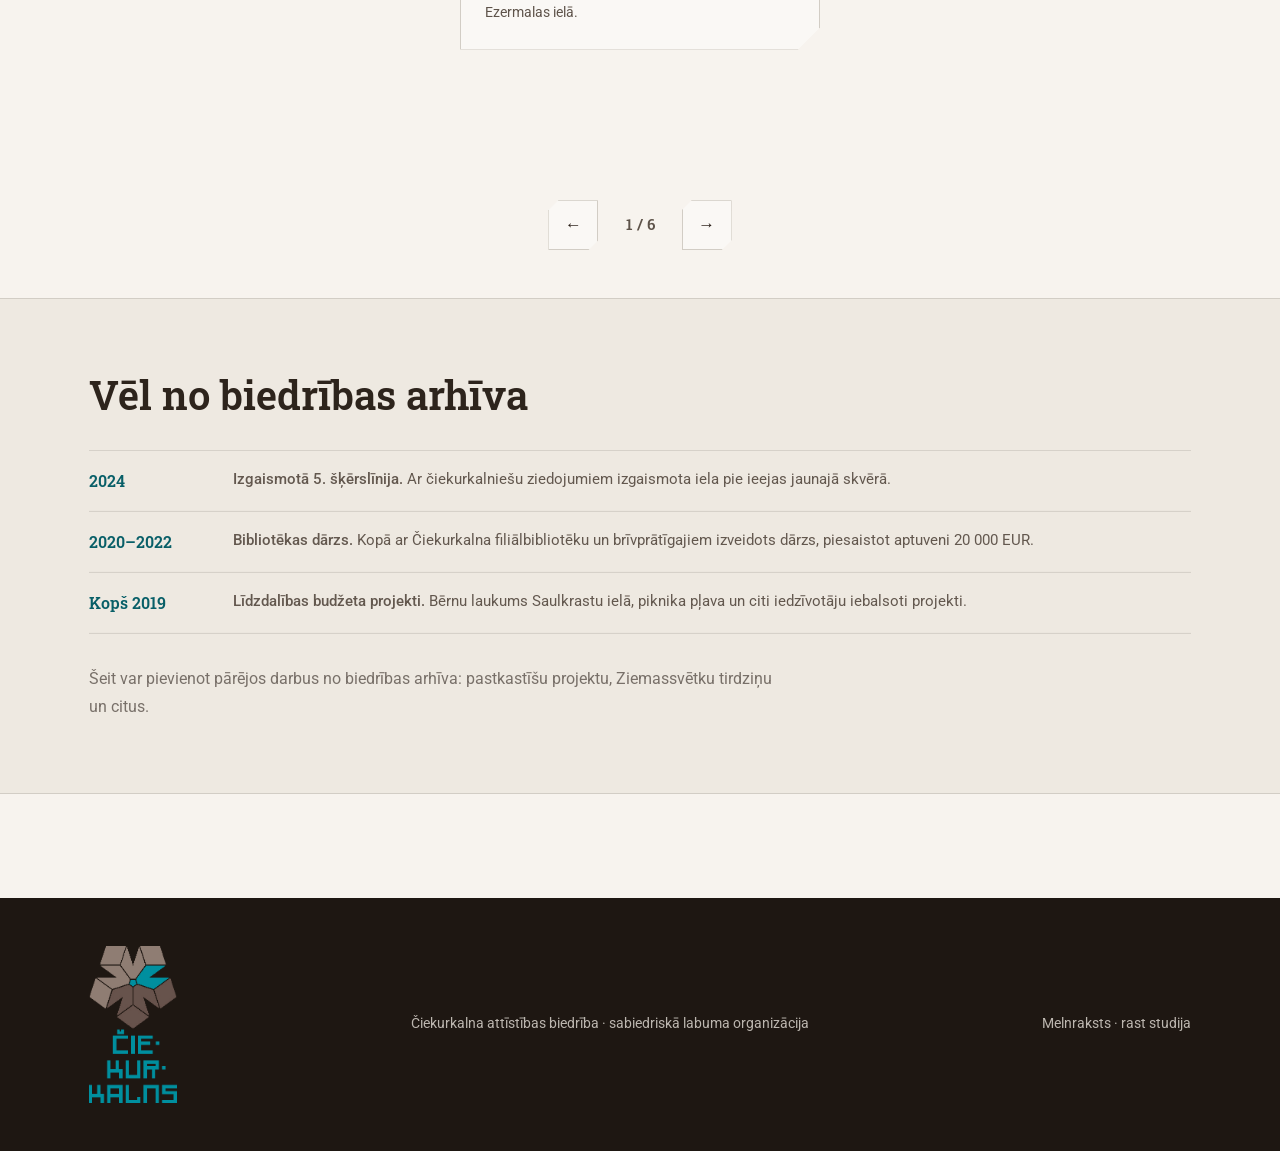
<file: paveiktais.html>
<!DOCTYPE html>
<html lang="lv">
<head>
<meta charset="utf-8" />
<meta name="viewport" content="width=device-width, initial-scale=1" />
<meta name="robots" content="noindex, nofollow" />
<title>Paveiktais. Čiekurkalna attīstības biedrība</title>
<meta name="description" content="Ūdenstornis, piknika pļava, skvērs, suņu laukums, talkas un sporta svētki: ko Čiekurkalna apkaime desmit gados ir izdarījusi pati. Dizaina melnraksts." />
<link rel="icon" href="assets/logo-rozete.png" />
<link rel="preconnect" href="https://fonts.googleapis.com" />
<link rel="preconnect" href="https://fonts.gstatic.com" crossorigin />
<link href="https://fonts.googleapis.com/css2?family=Roboto+Slab:wght@400;500;600;700&family=Roboto:ital,wght@0,300;0,400;0,500;1,400&display=swap" rel="stylesheet" />
<link rel="stylesheet" href="tokens.css" />
<link rel="stylesheet" href="style.css" />
<style>
/* Hallmark · macrostructure: Feature + gallery slider + archive · page: paveiktais · design-system: design.md · designed-as-app */
.story{padding-block:var(--space-2xl)}
.story__grid{display:grid;grid-template-columns:0.82fr 1.18fr;gap:var(--space-2xl);align-items:center}
.story__meta{font-size:var(--text-sm);color:var(--color-accent-hi);margin-bottom:var(--space-md)}
.story h2{font-size:clamp(1.9rem,3.6vw,2.7rem);margin-bottom:var(--space-2xs)}
.story p{margin-bottom:var(--space-sm);max-width:34rem;font-weight:300}
.story p:last-of-type{margin-bottom:0}
.story .facet{--cut:34px}
@media(max-width:860px){.story__grid{grid-template-columns:minmax(0,1fr);gap:var(--space-lg)}.story__figure{max-width:380px;order:2}}
.works{padding-block:var(--space-2xl) var(--space-xl)}
.works h2{font-size:var(--text-2xl);margin-bottom:var(--space-lg)}
.archsec{padding-block:var(--space-2xl)}
.archsec h2{font-size:var(--text-2xl);margin-bottom:var(--space-lg)}
</style>
</head>
<body>

<div class="draftbar">Melnraksts. Dizaina paraugs, ko sagatavoja rast studija.</div>

<header class="mast">
  <div class="wrap mast__in">
    <a class="brand" href="index.html">
      <img src="assets/logo-rozete.png" alt="Čiekurkalna attīstības biedrības logo" width="30" height="28" />
      <span class="brand__t">ČIE·KUR·KALNS<small>attīstības biedrība</small></span>
    </a>
    <button class="mast__burger" aria-label="Izvēlne" aria-expanded="false">
      <span></span><span></span><span></span>
    </button>
    <div class="mast__right">
    <nav class="mast__nav" aria-label="Vietnes sadaļas">
      <span class="mast__ind" aria-hidden="true"></span>
      <a href="index.html">Sākums</a>
      <a href="par-ciekurkalnu.html">Par Čiekurkalnu</a>
      <a href="cab.html">ČAB</a>
      <a href="paveiktais.html" aria-current="page">Paveiktais</a>
      <a href="jaunumi.html">Jaunumi</a>
      <a href="brivpratigie.html">Nāc brīvprātīgajos!</a>
    </nav>
    <a class="mast__cta" href="cab.html#ziedot">Ziedot</a>
    </div>
    <span class="mast__prog" aria-hidden="true"></span>
  </div>
</header>

<main>

<section class="phead">
  <div class="wrap">
    <h1 data-intro>Ko apkaime desmit gados ir izdarījusi pati</h1>
    <p data-intro>Kopā saliktie darbi un finansējums rāda, ka desmit gados apkaimei esam piesaistījuši aptuveni miljonu eiro.</p>
  </div>
</section>

<section class="darksec story">
  <div class="wrap story__grid">
    <figure class="story__figure" data-rise>
      <div class="facet"><img src="assets/udenstornis-nakts.webp" alt="Svētkos izgaismotais Čiekurkalna ūdenstornis naktī" width="900" height="1200" loading="lazy" /></div>
      <figcaption class="figcap">Valsts svētkos izgaismotais tornis, 2025. gada 18. novembris</figcaption>
    </figure>
    <div data-rise>
      <h2>Ūdenstornis atgriežas mājās</h2>
      <p class="story__meta">Gaujas iela 21 · Rīgas domes lēmums 2026. gada 20. maijā</p>
      <p>Rīgas dome 2026. gada pavasarī nodeva Čiekurkalna ūdenstorni bezatlīdzības lietošanā biedrībai. Tas ir liels uzticības apliecinājums kopienas darbam, neatlaidībai un vīzijai par torņa nākotni.</p>
      <p>Mūsu mērķis ir saglabāt šo unikālo industriālā mantojuma objektu un pakāpeniski attīstīt to par atvērtu, sabiedrībai pieejamu vietu, kur satiekas kultūra, vēsture, izglītība un apkaimes cilvēki.</p>
      <div class="btnrow" style="margin-top:var(--space-md)">
        <a class="btn btn--accent" href="cab.html#ziedot">Atbalstīt torni</a>
      </div>
    </div>
  </div>
</section>

<section class="works">
  <div class="wrap">
    <h2 data-rise>Apkaimes projekti</h2>
    <div class="slider works-grid" id="slider">
      <div class="stage" id="stage">
        <article class="card">
          <div class="card__img"><img src="assets/piknika-plava.webp" alt="Soli un piknika galdi Ķīšezera krastā" loading="lazy" /></div>
          <div class="card__body">
            <p class="card__year">2025</p>
            <h3>Ķīšezera piknika pļava</h3>
            <p>Nekoptā ezera krasta vietā tagad ir soli, piknika galdi, zviļņi, bērnu laukums un velo novietne Ezermalas ielā.</p>
          </div>
        </article>
        <article class="card">
          <div class="card__img"><img src="assets/skvers-komanda.webp" alt="Biedrības ļaudis jaunajā Čiekurkalna skvērā" loading="lazy" /></div>
          <div class="card__body">
            <p class="card__year">2024</p>
            <h3>Jaunais skvērs</h3>
            <p>Skvērs starp Čiekurkalna 4. un 5. šķērslīniju ar celiņiem, apgaismojumu un bērnu laukumu. Ideja lolota kopš 2017. gada.</p>
          </div>
        </article>
        <article class="card">
          <div class="card__img"><img src="assets/sunu-laukums.webp" alt="Čiekurkalna suņu laukuma atklāšana" loading="lazy" /></div>
          <div class="card__body">
            <p class="card__year">2025</p>
            <h3>Suņu laukums</h3>
            <p>Atklāts pie Čiekurkalna 1. līnijas un 8. šķērslīnijas krustojuma. Biedrība laukumu izgaismoja ar astoņiem prožektoriem.</p>
          </div>
        </article>
        <article class="card">
          <div class="card__img"><img src="assets/sporta-svetki.webp" alt="Basketbola spēle Čiekurkalna sporta svētkos" loading="lazy" /></div>
          <div class="card__body">
            <p class="card__year">Katru gadu</p>
            <h3>Sporta svētki</h3>
            <p>Basketbols, pļavas futbols, virves vilkšana un mājražotāju tirdziņš Čiekurkalna krustcelēs.</p>
          </div>
        </article>
        <article class="card">
          <div class="card__img"><img src="assets/talka.webp" alt="Kaimiņi talkā stāda koku" loading="lazy" /></div>
          <div class="card__body">
            <p class="card__year">Pavasarī un rudenī</p>
            <h3>Talkas</h3>
            <p>Kopā ar kaimiņiem sakopjam apkaimi un stādām kokus. Talkas ir vieta, kur iepazīties ar biedrību dzīvē.</p>
          </div>
        </article>
        <article class="card">
          <div class="card__img"><img src="assets/futbola-laukums.webp" alt="Komandas Čiekurkalna futbola laukuma atklāšanā" loading="lazy" /></div>
          <div class="card__body">
            <p class="card__year">Apkaimes laukumi</p>
            <h3>Futbola laukums</h3>
            <p>Atklāšanas spēle jaunajā apkaimes futbola laukumā, kur satiekas lieli un mazi čiekurkalnieši.</p>
          </div>
        </article>
      </div>
      <div class="slider__ctrl">
        <button class="sbtn" id="prev" aria-label="Iepriekšējais darbs">←</button>
        <span class="scount" id="scount">1 / 6</span>
        <button class="sbtn" id="next" aria-label="Nākamais darbs">→</button>
      </div>
    </div>
  </div>
</section>

<section class="archsec" style="background:var(--color-paper-2);border-block:1px solid var(--color-rule)">
  <div class="wrap">
    <h2 data-rise>Vēl no biedrības arhīva</h2>
    <div class="arch" data-rise>
      <div class="arch__row"><span class="arch__year">2024</span><p><b>Izgaismotā 5. šķērslīnija.</b> Ar čiekurkalniešu ziedojumiem izgaismota iela pie ieejas jaunajā skvērā.</p></div>
      <div class="arch__row"><span class="arch__year">2020–2022</span><p><b>Bibliotēkas dārzs.</b> Kopā ar Čiekurkalna filiālbibliotēku un brīvprātīgajiem izveidots dārzs, piesaistot aptuveni 20 000 EUR.</p></div>
      <div class="arch__row"><span class="arch__year">Kopš 2019</span><p><b>Līdzdalības budžeta projekti.</b> Bērnu laukums Saulkrastu ielā, piknika pļava un citi iedzīvotāju iebalsoti projekti.</p></div>
    </div>
    <p class="ph" style="margin-top:var(--space-lg);max-width:44rem">Šeit var pievienot pārējos darbus no biedrības arhīva: pastkastīšu projektu, Ziemassvētku tirdziņu un citus.</p>
  </div>
</section>

</main>

<footer class="foot">
  <div class="wrap foot__in">
    <img src="assets/logo-full.png" alt="Čiekurkalna attīstības biedrības logo" width="88" height="157" loading="lazy" />
    <span>Čiekurkalna attīstības biedrība · sabiedriskā labuma organizācija</span>
    <span>Melnraksts · rast studija</span>
  </div>
</footer>

<script src="assets/js/gsap.min.js" defer></script>
<script src="assets/js/ScrollTrigger.min.js" defer></script>
<script src="assets/js/app.js" defer></script>

</body>
</html>
</file>
<file: tokens.css>
/* Hallmark · tokens — Čiekurkalna attīstības biedrība (studied-DNA: klienta logo + ciekurkalns.lv) */
:root {
  /* krāsas: silti brūnie neitrāļi no logo čiekura, ciāna akcents no logo */
  --color-paper:      oklch(96.5% 0.008 75);
  --color-paper-2:    oklch(93.5% 0.012 75);
  --color-card:       oklch(98%   0.005 75);
  --color-rule:       oklch(85%   0.012 75);
  --color-rule-dark:  oklch(34%   0.015 55);
  --color-muted:      oklch(45%   0.02  60);
  --color-ink:        oklch(24%   0.02  55);
  --color-dark:       oklch(21%   0.015 55);
  --color-dark-2:     oklch(26%   0.018 55);
  --color-ink-dark:   oklch(94%   0.008 75);
  --color-muted-dark: oklch(78%   0.012 75);
  --color-taupe:      oklch(60%   0.03  55);
  --color-accent:     oklch(58%   0.115 205);
  --color-accent-ink: oklch(42%   0.09  205);
  --color-accent-hi:  oklch(72%   0.10  205);
  --color-band:       oklch(33%   0.06  210);
  --color-focus:      oklch(58%   0.115 205);
  --color-ph:         oklch(55%   0.015 60);

  /* fonti: klienta lapas DNS */
  --font-display: 'Roboto Slab', Georgia, serif;
  --font-body:    'Roboto', 'Segoe UI', Arial, sans-serif;

  /* atstarpes: 4 pt skala */
  --space-2xs: 0.5rem;
  --space-xs:  0.75rem;
  --space-sm:  1rem;
  --space-md:  1.5rem;
  --space-lg:  2rem;
  --space-xl:  3rem;
  --space-2xl: 4.5rem;
  --space-3xl: 6.5rem;

  /* teksts */
  --text-sm: 0.875rem;
  --text-md: 1.03rem;
  --text-lg: 1.2rem;
  --text-xl: 1.5rem;
  --text-2xl: clamp(1.8rem, 3.4vw, 2.5rem);
  --text-display: clamp(2.4rem, 5.2vw, 3.8rem);

  /* kustība */
  --ease-out:    cubic-bezier(0.16, 1, 0.3, 1);
  --ease-in:     cubic-bezier(0.7, 0, 0.84, 0);
  --ease-in-out: cubic-bezier(0.65, 0, 0.35, 1);
  --dur-micro: 120ms;
  --dur-short: 220ms;
  --dur-long:  420ms;

  /* forma: fasetes no logo ģeometrijas */
  --cut: 22px;
  --cut-sm: 12px;
}
</file>
<file: style.css>
/* Hallmark · genre: editorial-modern · design-system: design.md · designed-as-app
 * theme: studied-DNA (klienta logo + ciekurkalns.lv) · display Roboto Slab · body Roboto
 * motion: hero-intro · scroll-rise · 3D slider · counters · three.js logo-facets (tikai sākuma hero) */

*{margin:0;padding:0;box-sizing:border-box}
html,body{overflow-x:clip}
html{scroll-behavior:smooth}
img{max-width:100%;height:auto;display:block}
body{font-family:var(--font-body);background:var(--color-paper);color:var(--color-ink);font-size:var(--text-md);line-height:1.7;font-weight:400;-webkit-font-smoothing:antialiased}
a{color:inherit}
.wrap{max-width:1150px;margin:0 auto;padding:0 var(--space-md)}
h1,h2,h3{font-family:var(--font-display);line-height:1.14;font-weight:600;font-style:normal;overflow-wrap:anywhere;min-width:0}
.facet{clip-path:polygon(var(--cut) 0, 100% 0, 100% calc(100% - var(--cut)), calc(100% - var(--cut)) 100%, 0 100%, 0 var(--cut))}
a:focus-visible,button:focus-visible{outline:2px solid var(--color-focus);outline-offset:3px}

/* melnraksta josla */
.draftbar{background:var(--color-band);color:var(--color-ink-dark);text-align:center;font-size:0.8rem;padding:var(--space-2xs) var(--space-sm);letter-spacing:0.02em;position:relative;z-index:60}

/* galvene: sākumā pilnā platumā virs bildes, ritinot saraujas par peldošo fasetes joslu */
@property --bar-cut{syntax:'<length>';inherits:true;initial-value:0px}
.mast{position:sticky;top:0;z-index:50;height:0;padding:0;transition:top 0.4s var(--ease-out),padding 0.4s var(--ease-out),transform 0.35s var(--ease-out)}
.mast.is-hidden{transform:translateY(-130%)}
.mast .wrap{--bar-cut:0px;position:relative;max-width:100%;background:var(--color-dark);border:1px solid transparent;clip-path:polygon(var(--bar-cut) 0,100% 0,100% calc(100% - var(--bar-cut)),calc(100% - var(--bar-cut)) 100%,0 100%,0 var(--bar-cut));transition:max-width 0.4s var(--ease-out),background-color 0.4s var(--ease-out),border-color 0.4s var(--ease-out),--bar-cut 0.4s var(--ease-out)}
body:has(.hero) .mast:not(.is-scrolled) .wrap{background:color-mix(in oklab, var(--color-dark) 55%, transparent)}
.mast.is-scrolled{top:0.6rem;padding:0 var(--space-sm)}
.mast.is-scrolled .wrap{--bar-cut:16px;max-width:1150px;background:var(--color-dark);border-color:oklch(94% 0.008 75 / 0.12)}
.mast__in{display:flex;align-items:center;justify-content:space-between;gap:var(--space-md);padding-block:var(--space-sm);transition:padding 0.4s var(--ease-out)}
.mast.is-scrolled .mast__in{padding-block:0.45rem}
.brand{display:flex;align-items:center;gap:var(--space-xs);text-decoration:none}
.brand img{width:34px;height:auto;transition:transform 0.5s var(--ease-out)}
.brand:hover img{transform:rotate(72deg)}
.brand__t{font-family:var(--font-display);font-weight:700;font-size:1.05rem;line-height:1.15;letter-spacing:0.06em;color:var(--color-ink-dark)}
.brand__t small{display:block;font-family:var(--font-body);font-weight:400;font-size:0.6rem;letter-spacing:0.16em;text-transform:uppercase;color:var(--color-muted-dark)}
.mast__right{display:flex;align-items:center;gap:var(--space-md)}
.mast__nav{position:relative;display:flex;gap:var(--space-md);flex-wrap:wrap}
.mast__nav a{position:relative;text-decoration:none;font-size:0.9rem;font-weight:500;color:var(--color-muted-dark);white-space:nowrap;padding-block:0.4rem;transition:color var(--dur-micro) var(--ease-out)}
.mast__nav a:hover{color:var(--color-ink-dark)}
.mast__nav a[aria-current="page"]{color:var(--color-ink-dark)}
/* rezerves pasvītrojums, ja nav JS; ar JS to aizstāj slīdošais indikators */
.mast__nav:not(.has-ind) a[aria-current="page"]::after{content:'';position:absolute;left:0;right:0;bottom:0;height:2px;background:var(--color-accent-hi)}
.mast__ind{position:absolute;bottom:0;left:0;height:2px;width:0;background:var(--color-accent-hi);clip-path:polygon(2px 0,100% 0,calc(100% - 2px) 100%,0 100%)}
.mast__prog{position:absolute;left:0;bottom:0;height:2px;width:0;background:linear-gradient(90deg,var(--color-accent),var(--color-accent-hi));pointer-events:none}
.mast__cta{font-size:0.85rem;font-weight:600;text-decoration:none;color:oklch(98% 0.005 205);background:var(--color-accent);padding:0.55rem 1.2rem;white-space:nowrap;clip-path:polygon(9px 0,100% 0,100% calc(100% - 9px),calc(100% - 9px) 100%,0 100%,0 9px);transition:background-color var(--dur-micro) var(--ease-out),transform var(--dur-micro) var(--ease-out)}
.mast__cta:hover{background:var(--color-accent-ink);transform:translateY(-1px)}
@media(max-width:1080px) and (min-width:901px){.mast__cta{display:none}}
.mast__burger{display:none;width:44px;height:44px;border:none;background:transparent;cursor:pointer;position:relative;z-index:70;flex:none}
.mast__burger span{display:block;width:22px;height:2px;background:var(--color-ink-dark);margin:5px auto;transition:transform 0.3s var(--ease-out),opacity 0.2s var(--ease-out)}
.mast.menu-open .mast__burger span:nth-child(1){transform:translateY(7px) rotate(45deg)}
.mast.menu-open .mast__burger span:nth-child(2){opacity:0}
.mast.menu-open .mast__burger span:nth-child(3){transform:translateY(-7px) rotate(-45deg)}
body.no-scroll{overflow:hidden}
@media(max-width:900px){
  .mast.is-scrolled{top:0.4rem;padding:0 var(--space-2xs)}
  .mast__burger{display:block}
  .mast.menu-open .wrap{clip-path:none}
  .mast__right{position:fixed;inset:0;z-index:65;background:color-mix(in oklab, var(--color-dark) 97%, black);display:flex;flex-direction:column;justify-content:center;align-items:flex-start;padding:5rem var(--space-lg) var(--space-2xl);gap:var(--space-xl);transform:translateX(102%);transition:transform 0.35s var(--ease-out);visibility:hidden}
  .mast.menu-open .mast__right{transform:none;visibility:visible}
  .mast__nav{flex-direction:column;align-items:flex-start;gap:var(--space-md)}
  .mast__nav a{font-family:var(--font-display);font-size:1.5rem;font-weight:600;color:var(--color-ink-dark);padding-block:0.2rem}
  .mast__nav a[aria-current="page"]{color:var(--color-accent-hi)}
  .mast__ind{display:none}
  .mast__nav.has-ind a[aria-current="page"]::after{content:none}
  .mast__cta{display:inline-block;font-size:1rem;padding:0.8rem 1.8rem}
}

/* hero: pilna platuma kaimiņu foto ar devīzi (sākums) */
.hero{position:relative;background:var(--color-dark);color:var(--color-ink-dark);overflow:hidden;display:flex;align-items:flex-end;min-height:calc(100svh - 2.4rem)}
.hero__bg{position:absolute;inset:0;width:100%;height:100%;object-fit:cover;object-position:center 38%}
.hero::after{content:'';position:absolute;inset:0;background:linear-gradient(100deg, oklch(15% 0.015 55 / 0.72) 0%, oklch(15% 0.015 55 / 0.3) 48%, transparent 70%), linear-gradient(to top, oklch(15% 0.015 55 / 0.94) 0%, oklch(15% 0.015 55 / 0.55) 38%, oklch(15% 0.015 55 / 0.15) 70%, oklch(15% 0.015 55 / 0.3) 100%)}
.hero__content{position:relative;z-index:2;padding-block:var(--space-3xl) var(--space-2xl);max-width:52rem}
.hero__logo{width:64px;margin-bottom:var(--space-md);filter:drop-shadow(0 4px 14px oklch(0% 0 0 / 0.4))}
.hero h1{font-size:clamp(1.9rem,4.6vw,3.4rem);margin-bottom:var(--space-md);color:#FFFFFF;text-shadow:0 2px 24px oklch(0% 0 0 / 0.35);line-height:1.2}
.hero h1 em{font-style:normal;color:var(--color-accent-hi)}
.hero__lead{max-width:36rem;color:oklch(96% 0.005 75 / 0.92);font-size:var(--text-lg);margin-bottom:var(--space-lg);font-weight:300;text-shadow:0 1px 12px oklch(0% 0 0 / 0.4)}
.hero .figcap{position:absolute;right:var(--space-md);bottom:var(--space-2xs);z-index:2;color:oklch(96% 0.005 75 / 0.5);margin:0}
@media(max-width:700px){
  .hero{min-height:calc(100svh - 2.4rem)}
  .hero__bg{content:url("assets/hero-kaimini-m.webp");object-position:center 30%}
  .hero__content{padding-block:var(--space-2xl) var(--space-xl)}
  .hero__logo{width:52px}
}

/* iekšlapu galva */
.phead{padding-block:calc(var(--space-3xl) + var(--space-md)) var(--space-lg)}
.phead h1{font-size:clamp(2rem,4vw,3rem)}
.phead p{color:var(--color-muted);max-width:40rem;margin-top:var(--space-2xs);font-size:var(--text-lg);font-weight:300}

/* pogas un saites */
.btnrow{display:flex;gap:var(--space-sm);flex-wrap:wrap;align-items:center}
.btn{display:inline-block;text-decoration:none;font-weight:500;font-size:0.95rem;padding:0.85rem 1.6rem;white-space:nowrap;transition:background-color var(--dur-micro) var(--ease-out),color var(--dur-micro) var(--ease-out),border-color var(--dur-micro) var(--ease-out)}
.btn--accent{background:var(--color-accent);color:oklch(98% 0.005 205);clip-path:polygon(var(--cut-sm) 0,100% 0,100% calc(100% - var(--cut-sm)),calc(100% - var(--cut-sm)) 100%,0 100%,0 var(--cut-sm))}
.btn--accent:hover{background:var(--color-accent-ink)}
.btn--solid{background:var(--color-ink);color:var(--color-paper);clip-path:polygon(var(--cut-sm) 0,100% 0,100% calc(100% - var(--cut-sm)),calc(100% - var(--cut-sm)) 100%,0 100%,0 var(--cut-sm))}
.btn--solid:hover{background:var(--color-dark-2)}
.btn--line{border:1.5px solid var(--color-rule);color:var(--color-ink)}
.btn--line:hover{border-color:var(--color-ink)}
.btn--ghostd{border:1.5px solid oklch(94% 0.008 75 / 0.35);color:var(--color-ink-dark)}
.btn--ghostd:hover{border-color:var(--color-ink-dark)}
.tlink{font-weight:500;font-size:0.95rem;color:var(--color-accent-ink);text-decoration:none;border-bottom:1.5px solid var(--color-accent);padding-bottom:0.1rem;white-space:nowrap;transition:color var(--dur-micro) var(--ease-out)}
.tlink:hover{color:var(--color-ink)}
.tlink--d{color:var(--color-accent-hi);border-color:var(--color-accent-hi)}
.tlink--d:hover{color:var(--color-ink-dark)}
.figcap{margin-top:var(--space-xs);font-size:0.8rem;color:var(--color-muted)}

/* skaitļi */
.stats{border-block:1px solid var(--color-rule)}
.stats__in{display:grid;grid-template-columns:repeat(3,minmax(0,1fr));gap:var(--space-md);padding-block:var(--space-lg)}
.stat{border-left:1px solid var(--color-rule);padding-left:var(--space-md)}
.stat:first-child{border-left:none;padding-left:0}
.stat b{display:block;font-family:var(--font-display);font-weight:700;font-size:2.2rem;line-height:1.15;color:var(--color-accent-ink);font-variant-numeric:tabular-nums}
.stat span{font-size:var(--text-sm);color:var(--color-muted)}
@media(max-width:680px){
  .stats__in{grid-template-columns:minmax(0,1fr);gap:var(--space-sm);padding-block:var(--space-md)}
  .stat{border-left:none;padding-left:0;display:flex;align-items:baseline;gap:var(--space-sm)}
  .stat b{font-size:1.7rem}
}

/* kartītes */
.card{background:var(--color-card);border:1px solid var(--color-rule);clip-path:polygon(var(--cut) 0,100% 0,100% calc(100% - var(--cut)),calc(100% - var(--cut)) 100%,0 100%,0 var(--cut))}
.card__img{aspect-ratio:4/3;overflow:hidden;background:var(--color-paper-2)}
.card__img img{width:100%;height:100%;object-fit:cover;transition:transform 0.5s var(--ease-out)}
.card:hover .card__img img{transform:scale(1.04)}
.card__body{padding:var(--space-sm) var(--space-md) var(--space-md)}
.card__year{font-size:0.8rem;font-weight:500;color:var(--color-accent-ink)}
.card h3{font-size:var(--text-lg);margin:0.2rem 0 0.35rem}
.card p{font-size:0.9rem;color:var(--color-muted);line-height:1.6}
.cardgrid{display:grid;grid-template-columns:repeat(3,minmax(0,1fr));gap:var(--space-md)}
@media(max-width:900px){.cardgrid{grid-template-columns:repeat(2,minmax(0,1fr))}}
@media(max-width:600px){.cardgrid{grid-template-columns:minmax(0,1fr)}}

/* 3D slaideris */
.slider{position:relative}
.slider:not(.works-grid){overflow:clip;margin:0 calc(-1 * var(--space-md));padding:0 var(--space-md)}
.stage{position:relative;height:560px;perspective:1400px;transform-style:preserve-3d}
.slider:not(.works-grid) .card{position:absolute;top:0;left:50%;width:min(360px,86vw);cursor:pointer}
.slider__ctrl{display:flex;align-items:center;justify-content:center;gap:var(--space-sm);margin-top:var(--space-md)}
.sbtn{width:50px;height:50px;border:1.5px solid var(--color-rule);background:var(--color-card);cursor:pointer;font-size:1.05rem;color:var(--color-ink);clip-path:polygon(10px 0,100% 0,100% calc(100% - 10px),calc(100% - 10px) 100%,0 100%,0 10px);transition:background-color var(--dur-micro) var(--ease-out),color var(--dur-micro) var(--ease-out)}
.sbtn:hover{background:var(--color-accent);color:oklch(98% 0.005 205)}
.scount{font-family:var(--font-display);font-weight:600;font-size:0.95rem;color:var(--color-muted);min-width:3.2rem;text-align:center;font-variant-numeric:tabular-nums}
.works-grid .stage{height:auto;perspective:none;display:grid;grid-template-columns:repeat(3,minmax(0,1fr));gap:var(--space-md)}
.works-grid .card{position:static;width:auto;transform:none!important;opacity:1!important;cursor:default}
.works-grid .slider__ctrl{display:none}
@media(max-width:900px){.works-grid .stage{grid-template-columns:repeat(2,minmax(0,1fr))}}
@media(max-width:600px){.works-grid .stage{grid-template-columns:minmax(0,1fr)}}
@media(max-width:700px){.stage{height:540px}}

/* apkaimes flīzes */
.tiles{display:grid;grid-template-columns:repeat(3,minmax(0,1fr));gap:var(--space-md)}
.tile{background:var(--color-card);border:1px solid var(--color-rule);padding:var(--space-md) var(--space-md) var(--space-lg);clip-path:polygon(var(--cut-sm) 0,100% 0,100% calc(100% - var(--cut-sm)),calc(100% - var(--cut-sm)) 100%,0 100%,0 var(--cut-sm));transition:border-color var(--dur-micro) var(--ease-out)}
.tile:hover{border-color:var(--color-accent)}
.tile h3{font-size:var(--text-lg);margin-bottom:0.3rem}
.tile p{font-size:0.9rem;color:var(--color-muted);line-height:1.6}
@media(max-width:900px){.tiles{grid-template-columns:repeat(2,minmax(0,1fr))}}
@media(max-width:600px){.tiles{grid-template-columns:minmax(0,1fr)}}

/* jaunumu rindas */
.news{border-top:1px solid var(--color-rule)}
.news__item{display:grid;grid-template-columns:9rem minmax(0,1fr);gap:var(--space-lg);padding-block:var(--space-lg);border-bottom:1px solid var(--color-rule)}
.news__date{font-size:var(--text-sm);color:var(--color-accent-ink);font-weight:500;padding-top:0.3rem;font-variant-numeric:tabular-nums}
.news__item h3{font-size:var(--text-xl);margin-bottom:0.4rem}
.news__item p{color:var(--color-muted);max-width:44rem}
@media(max-width:700px){.news__item{grid-template-columns:minmax(0,1fr);gap:0.2rem;padding-block:var(--space-md)}}

/* arhīva rindas */
.arch{border-top:1px solid var(--color-rule)}
.arch__row{display:grid;grid-template-columns:7rem minmax(0,1fr);gap:var(--space-lg);padding-block:var(--space-sm);border-bottom:1px solid var(--color-rule)}
.arch__year{font-family:var(--font-display);font-weight:600;color:var(--color-accent-ink);font-variant-numeric:tabular-nums}
.arch__row p{color:var(--color-muted);font-size:0.95rem}
.arch__row b{font-weight:500}
@media(max-width:700px){.arch__row{grid-template-columns:minmax(0,1fr);gap:0.1rem}}

/* iesaistes rindas */
.jrow{display:grid;grid-template-columns:0.85fr 1.4fr auto;gap:var(--space-lg);align-items:center;padding-block:var(--space-lg);border-top:1px solid var(--color-rule)}
.jrow h3{font-size:var(--text-xl)}
.jrow p{color:var(--color-muted);font-size:0.96rem;max-width:32rem}
@media(max-width:860px){.jrow{grid-template-columns:minmax(0,1fr);gap:var(--space-2xs);padding-block:var(--space-md)}}

/* ziedojumu summas */
.chips{display:flex;gap:var(--space-sm);flex-wrap:wrap}
.chip{font-family:var(--font-display);font-weight:600;font-size:var(--text-lg);padding:0.7rem 1.4rem;border:1.5px solid var(--color-rule);background:var(--color-card);clip-path:polygon(10px 0,100% 0,100% calc(100% - 10px),calc(100% - 10px) 100%,0 100%,0 10px)}

/* tumšās sadaļas */
.darksec{background:var(--color-dark);color:var(--color-ink-dark)}
.darksec h1,.darksec h2,.darksec h3{color:var(--color-ink-dark)}
.darksec .figcap{color:var(--color-muted-dark)}
.darksec p{color:var(--color-muted-dark)}

/* devīzes josla */
.motto{background:var(--color-band);color:var(--color-ink-dark);padding-block:var(--space-3xl);text-align:center}
.motto blockquote{font-family:var(--font-display);font-weight:600;font-size:clamp(1.6rem,3.6vw,2.7rem);line-height:1.3;max-width:48rem;margin:0 auto;overflow-wrap:anywhere}
.motto blockquote em{font-style:normal;color:var(--color-accent-hi)}
.motto figcaption{margin-top:var(--space-md);font-size:var(--text-sm);color:var(--color-muted-dark)}

/* CTA josla */
.ctaband{background:var(--color-paper-2);border-block:1px solid var(--color-rule);padding-block:var(--space-2xl)}
.ctaband__in{display:flex;align-items:center;justify-content:space-between;gap:var(--space-lg);flex-wrap:wrap}
.ctaband h2{font-size:var(--text-2xl);max-width:34rem}

/* kontaktu rindas */
.crow{display:grid;grid-template-columns:10rem minmax(0,1fr);gap:var(--space-sm);padding-block:var(--space-sm);border-bottom:1px solid var(--color-rule);font-size:0.98rem}
.crow span{font-size:var(--text-sm);color:var(--color-muted);padding-top:0.1rem}
@media(max-width:860px){.crow{grid-template-columns:minmax(0,1fr);gap:0.1rem;padding-block:var(--space-xs)}}

/* vietturis */
.ph{color:var(--color-ph)}

/* kājene */
.foot{background:var(--color-dark);color:var(--color-muted-dark);padding-block:var(--space-xl);font-size:var(--text-sm);margin-top:var(--space-3xl)}
.foot--flush{margin-top:0}
.foot__in{display:flex;justify-content:space-between;align-items:center;gap:var(--space-md);flex-wrap:wrap}
.foot img{width:88px;height:auto}

/* animāciju sākumstāvokļi tiek likti tikai ar JS (gsap.from), tāpēc bez JS viss redzams */
@media(prefers-reduced-motion:reduce){
  html{scroll-behavior:auto}
  *,*::before,*::after{animation-duration:150ms!important;animation-iteration-count:1!important;transition-duration:150ms!important}
}

/* galerija */
.galsec{padding-block:var(--space-2xl)}
.galsec h2{font-size:var(--text-2xl);margin-bottom:var(--space-lg)}
.galgrid{columns:4 230px;column-gap:var(--space-sm)}
.galgrid a{display:block;margin-bottom:var(--space-sm);clip-path:polygon(var(--cut-sm) 0,100% 0,100% calc(100% - var(--cut-sm)),calc(100% - var(--cut-sm)) 100%,0 100%,0 var(--cut-sm));overflow:hidden}
.galgrid img{width:100%;display:block;transition:transform 0.5s var(--ease-out)}
.galgrid a:hover img{transform:scale(1.04)}
.lightbox{border:none;background:oklch(12% 0.01 55 / 0.94);max-width:100vw;max-height:100vh;width:100vw;height:100vh;padding:var(--space-lg);display:none;place-items:center}
.lightbox[open]{display:grid}
.lightbox img{max-width:min(92vw,1400px);max-height:86vh;width:auto;height:auto;clip-path:polygon(18px 0,100% 0,100% calc(100% - 18px),calc(100% - 18px) 100%,0 100%,0 18px)}
.lightbox figcaption{color:oklch(94% 0.008 75);text-align:center;margin-top:var(--space-sm);font-size:var(--text-sm)}
.lightbox__close{position:absolute;top:var(--space-md);right:var(--space-md);width:46px;height:46px;border:1.5px solid oklch(94% 0.008 75 / 0.4);background:transparent;color:oklch(94% 0.008 75);font-size:1.2rem;cursor:pointer;clip-path:polygon(9px 0,100% 0,100% calc(100% - 9px),calc(100% - 9px) 100%,0 100%,0 9px)}

/* video (YouTube fasāde, ielādē tikai pēc klikšķa) */
.videosec{padding-block:var(--space-2xl)}
.videosec h2{font-size:var(--text-2xl);margin-bottom:var(--space-sm)}
.videosec>.wrap>p{color:var(--color-muted);max-width:38rem;margin-bottom:var(--space-lg)}
.video{position:relative;aspect-ratio:16/9;max-width:860px;background:var(--color-dark);clip-path:polygon(var(--cut) 0,100% 0,100% calc(100% - var(--cut)),calc(100% - var(--cut)) 100%,0 100%,0 var(--cut));overflow:hidden;cursor:pointer;border:none;padding:0;display:block;width:100%}
.video img{width:100%;height:100%;object-fit:cover;opacity:0.85;transition:opacity var(--dur-short) var(--ease-out),transform 0.5s var(--ease-out)}
.video:hover img{opacity:1;transform:scale(1.03)}
.video__play{position:absolute;inset:0;margin:auto;width:78px;height:78px;background:var(--color-accent);clip-path:polygon(14px 0,100% 0,100% calc(100% - 14px),calc(100% - 14px) 100%,0 100%,0 14px);display:grid;place-items:center;transition:background-color var(--dur-micro) var(--ease-out)}
.video:hover .video__play{background:var(--color-accent-ink)}
.video__play::after{content:'';display:block;width:0;height:0;border-left:22px solid #fff;border-top:14px solid transparent;border-bottom:14px solid transparent;margin-left:5px}
.video iframe{position:absolute;inset:0;width:100%;height:100%;border:0}
</file>
